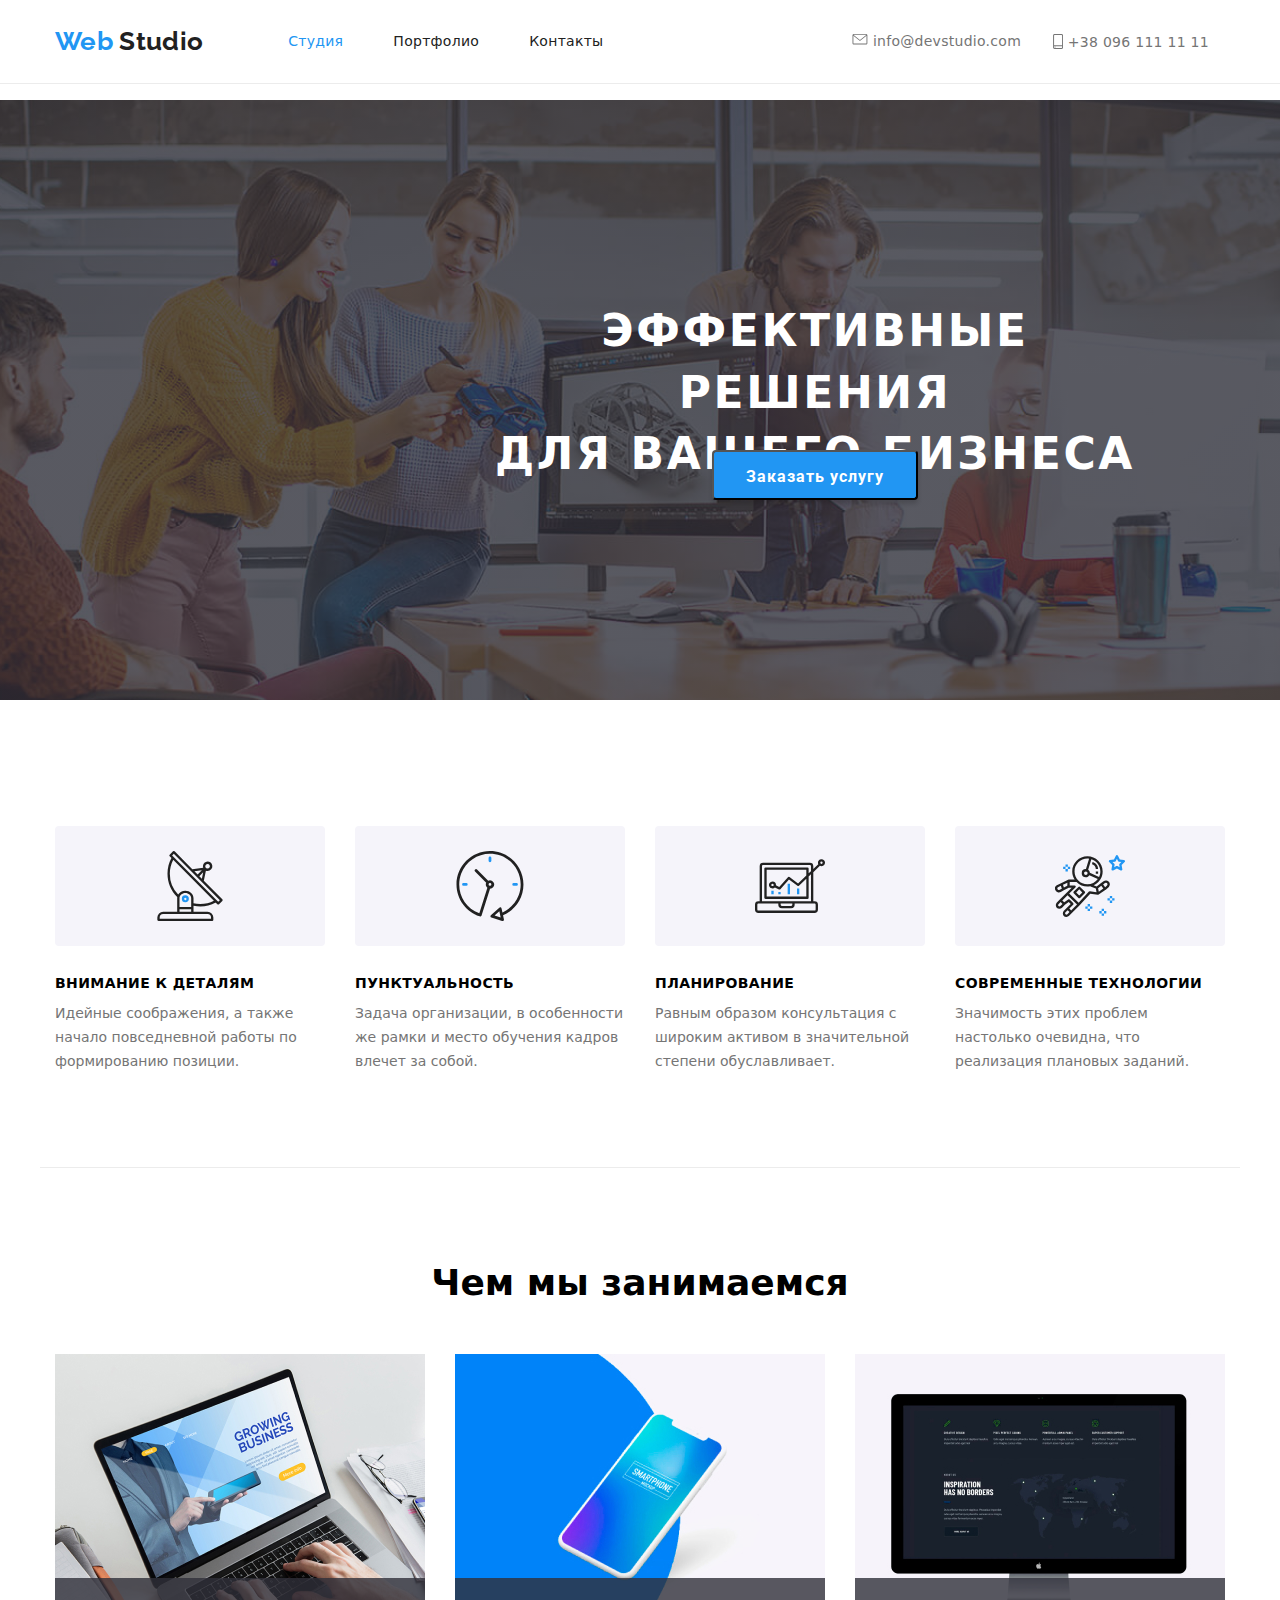
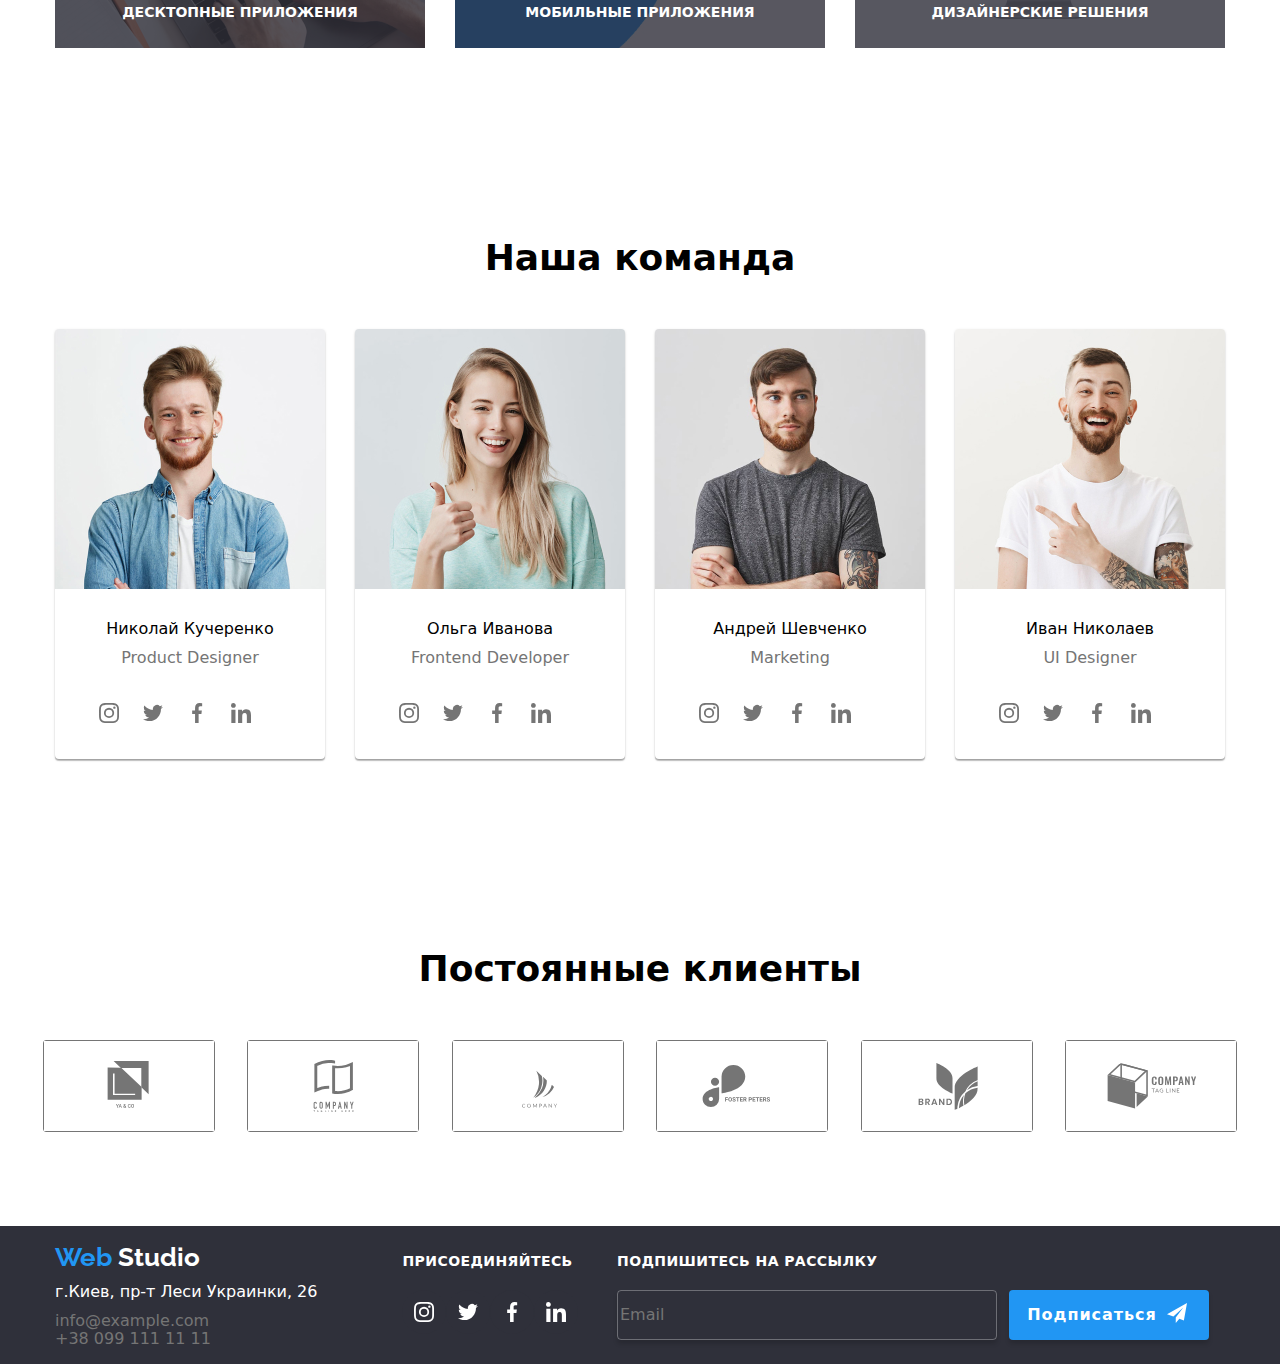
<file: index.html>
<!DOCTYPE html>
<html lang="ru">
  <head>
    <meta charset="UTF-8" />
    <meta name="viewport" content="width=device-width, initial-scale=1.0" />
    <title>Studio</title>
    <link
      href="https://fonts.googleapis.com/css2?family=Raleway:wght@700&family=Roboto:wght@400;500;700;900&display=swap"
      rel="stylesheet"
    />
    <link
      rel="stylesheet"
      href="https://cdnjs.cloudflare.com/ajax/libs/modern-normalize/0.6.0/modern-normalize.min.css"
    />
    <link rel="stylesheet" href="./css/styles.css" />
  </head>
  <body class="page">
    <!-- nav.container(top line) -->
    <header class="header">
      <div class="container">
        <nav class="nav-container">
          <a class="logo" href="./index.html"
            >Web<span class="part-logo"> Studio</span>
          </a>
          <ul class="list">
            <li class="list-item">
              <a class="link link-current" href="./index.html">Студия</a>
            </li>
            <li class="list-item">
              <a class="link" href="./portfolio.html">Портфолио</a>
            </li>
            <li class="list-item">
              <a class="link" href="./blank.html">Контакты</a>
            </li>
          </ul>
        </nav>
        <!-- contacts list -->
        <ul class=" contacts-list">
          <li class="auth-nav">
            <a href="mailto:info@devstudio.com" class="auth-link">
              <svg class="icon"  width="16" height="11.2">
              <use href="./images/sprite.svg#icon-envelope"></use>
              </svg>
              info@devstudio.com</a>
          </li>
          <li class="auth-nav">
            <a href="tel:+38096111111" class="auth-link">
              <svg class="icon phone" width="10" height="15">
              <use href="./images/sprite.svg#icon-smartphone"></use>
              </svg>
              +38 096 111 11 11</a></li>
        </ul>
      </div>
    </header>
    <main>
      <div class="overlay">
        <section class="hero">
          <div class="container">
            <h1 class="title">Эффективные решения <br> для вашего бизнеса</h1>
            <button type="button" class="order-service" data-modal-open>Заказать услугу</button>
          </div>
        </section>
      </div>

      <!-- Our advantages container-->
      <section class="advantages">
        <div class="container">
          <h2 class="label">Список преимуществ</h2>
          <ul class="list">
            <!--Advantage1-->
            <li class="item">
              <div class="icon-container">
                <a href="./blank.html">
                  <svg class="icon" width="70" height="70"  >
                  <use href="./images/sprite.svg#icon-antenna"></use>
                  </svg>
                </a>
              </div>
              <h4 class="title">
                Внимание к деталям
              </h4>
              <p class="paragraph-text">
                <span>
                  Идейные соображения, а также начало повседневной работы по
                  формированию позиции.
                </span>
              </p>
            </li>
            <!--Advantage2-->
            <li class="item">
              <div class="icon-container">
                <a href="./blank.html">
                 <svg class="icon" width="70" height="70">
                  <use href="./images/sprite.svg#icon-clock"></use>
                  </svg>
                </a>
              </div>
              <h4 class="title">
                Пунктуальность
              </h4>
              <p class="paragraph-text">
                <span>
                  Задача организации, в особенности же рамки и место обучения
                  кадров влечет за собой.
                </span>
              </p>
            </li>

            <!--Advantage3-->
            <li class="item">
              <div class="icon-container">
              <a href="./blank.html">
                <svg class="icon" width="70" height="70">
                <use href="./images/sprite.svg#icon-diagram"></use>
                </svg>
              </a>
              </div>
              <h4 class="title">
                Планирование
              </h4>
              <p class="paragraph-text">
                <span>
                  Равным образом консультация с широким активом в значительной
                  степени обуславливает.
                </span>
              </p>
            </li>

            <!--Advantage4-->
            <li class="item">
              <div class="icon-container">
              <a href="./blank.html">
                <svg class="icon" width="70" height="70">
                 <use href="./images/sprite.svg#icon-astronaut"></use>
                </svg>
              </a>
              </div>
              <h4 class="title">
                Современные технологии
              </h4>
              <p class="paragraph-text">
                <span>
                  Значимость этих проблем настолько очевидна, что реализация
                  плановых заданий.
                </span>
              </p>
            </li>
          </ul>
        </div>
      </section>

      <!-- Our duties container-->
      <section class="duties">
        <div class="container">
          <h2 class="title">Чем мы занимаемся</h2>
          <ul class="list">
            <!--Duty1-->
            <li class="item">
              <img src="./images/laptop.jpg" alt="ноутбук" />
              <a href="Десктопные_приложения">
                <h3 class="duties-title">
                  <span class="duties-title-item">Десктопные приложения</span>
                </h3>
              </a>
            </li>

            <!--Duty2-->
            <li class="item">
              <img src="./images/smartphone.jpg" alt="смартфон" />
              <a href="Мобильные_приложения">
                <h3 class="duties-title">
                  <span class="duties-title-item">Мобильные приложения</span>
                </h3>
              </a>
            </li>

            <!--Duty3-->
            <li class="item">
              <img src="./images/PC.jpg" alt="photo" />
              <a href="Дизайнерские_решения">
                <h3 class="duties-title">
                  <span class="duties-title-item">Дизайнерские решения</span>
                </h3>
              </a>
            </li>
          </ul>
        </div>
      </section>

      <!-- Our team container-->
      <section class="employees">
        <h2 class="title">Наша команда</h2>
        <div class="container">
          <ul class="list">
            <li class="item">
              <img src="images/team-1.jpg" alt="photo" />
              <p class="name">Николай Кучеренко</p>
              <p class="description">Product Designer</p>
              <ul class="social-link-list">
                <li class="social-item">
                  <a
                    class="link"
                    aria-label=" https://www.instagram.com/?hl=ru"
                    href="./blank.html"
                    ><svg class="icon" width="20" height="20">
                    <use href="./images/sprite.svg#icon-instagram"></use>
                    </svg>
                  </a>
                </li>
                <li class="social-item">
                  <a
                    class="link"
                    aria-label=" https://www.instagram.com/?hl=ru"
                    href="./blank.html"
                    ><svg class="icon" width="20" height="20">
                    <use href="./images/sprite.svg#icon-twitter"></use>
                    </svg>
                  </a>
                </li>
                <li class="social-item">
                  <a
                    class="link"
                    aria-label=" https://www.instagram.com/?hl=ru"
                    href="./blank.html"
                    ><svg class="icon" width="20" height="20">
                    <use href="./images/sprite.svg#icon-facebook"></use>
                    </svg>
                  </a>
                </li>
                <li class="social-item">
                  <a
                    class="link"
                    aria-label=" https://www.instagram.com/?hl=ru"
                    href="./blank.html"
                    ><svg class="icon" width="20" height="20">
                    <use href="./images/sprite.svg#icon-linkedin"></use>
                    </svg>
                  </a>
                </li>
              </ul>
            </li>
            <li class="item">
              <img src="images/team-2.jpg" alt="photo" />
              <p class="name">Ольга Иванова</p>
              <p class="description">Frontend Developer</p>

              <ul class="social-link-list">
                <li class="social-item">
                  <a class="link" aria-label=" https://www.instagram.com/?hl=ru" href="./blank.html"><svg class="icon" width="20"
                    height="20">
                    <use href="./images/sprite.svg#icon-instagram"></use>
                    </svg>
                  </a>
                </li>
                <li class="social-item">
                  <a class="link" aria-label=" https://www.instagram.com/?hl=ru" href="./blank.html"><svg class="icon" width="20"
                    height="20">
                    <use href="./images/sprite.svg#icon-twitter"></use>
                    </svg>
                  </a>
                </li>
                <li class="social-item">
                  <a class="link" aria-label=" https://www.instagram.com/?hl=ru" href="./blank.html"><svg class="icon" width="20"
                    height="20">
                    <use href="./images/sprite.svg#icon-facebook"></use>
                    </svg>
                  </a>
                </li>
                <li class="social-item">
                  <a class="link" aria-label=" https://www.instagram.com/?hl=ru" href="./blank.html"><svg class="icon" width="20"
                    height="20">
                    <use href="./images/sprite.svg#icon-linkedin"></use>
                    </svg>
                  </a>
                </li>
              </ul>
            </li>
            <li class="item">
              <img src="images/team-3.jpg" alt="photo" width="270" />
              <p class="name">Андрей Шевченко</p>
              <p class="description">Marketing</p>
              <ul class="social-link-list">
                <li class="social-item">
                  <a class="link" aria-label=" https://www.instagram.com/?hl=ru" href="./blank.html"><svg class="icon" width="20"
                    height="20">
                    <use href="./images/sprite.svg#icon-instagram"></use>
                    </svg>
                  </a>
                </li>
                <li class="social-item">
                  <a class="link" aria-label=" https://www.instagram.com/?hl=ru" href="./blank.html"><svg class="icon" width="20"
                    height="20">
                    <use href="./images/sprite.svg#icon-twitter"></use>
                    </svg>
                  </a>
                </li>
                <li class="social-item">
                  <a class="link" aria-label=" https://www.instagram.com/?hl=ru" href="./blank.html"><svg class="icon" width="20"
                    height="20">
                    <use href="./images/sprite.svg#icon-facebook"></use>
                    </svg>
                  </a>
                </li>
                <li class="social-item">
                  <a class="link" aria-label=" https://www.instagram.com/?hl=ru" href="./blank.html"><svg class="icon" width="20"
                    height="20">
                    <use href="./images/sprite.svg#icon-linkedin"></use>
                    </svg>
                  </a>
                </li>
              </ul>
            </li>
            <li class="item">
              <img src="images/team-4.jpg" alt="photo" width="270" />
              <p class="name">Иван Николаев</p>
              <p class="description">UI Designer</p>
              <ul class="social-link-list">
                <li class="social-item">
                  <a class="link" aria-label=" https://www.instagram.com/?hl=ru" href="./blank.html">
                    <svg class="icon" width="20" height="20">
                      <use href="./images/sprite.svg#icon-instagram"></use>
                    </svg>
                  </a>
                </li>
                <li class="social-item">
                  <a class="link" aria-label=" https://www.instagram.com/?hl=ru" href="./blank.html"><svg class="icon" width="20"
                    height="20">
                    <use href="./images/sprite.svg#icon-twitter"></use>
                    </svg>
                  </a>
                </li>
                <li class="social-item">
                  <a class="link" aria-label=" https://www.instagram.com/?hl=ru" href="./blank.html"><svg class="icon" width="20"
                    height="20">
                    <use href="./images/sprite.svg#icon-facebook"></use>
                    </svg>
                  </a>
                </li>
                <li class="social-item">
                  <a class="link" aria-label=" https://www.instagram.com/?hl=ru" href="./blank.html"><svg class="icon" width="20"
                    height="20">
                    <use href="./images/sprite.svg#icon-linkedin"></use>
                    </svg>
                  </a>
                </li>
              </ul>
            </div>
          </li>
        </ul>
      </section>

      <!-- Our customers container-->
      <section class="customers">
        <div class="container">
         <h2 class="title">Постоянные клиенты</h2>
          <ul class="customers-list">
            <li class="item"><a class="customer-link" aria-label="лого" href="./blank.html"> <svg class="icon" width="170"
            height="90">
            <use href="./images/sprite.svg#icon-Client-1"></use></svg></a></li>
            <li class="item"><a class="customer-link" aria-label="лого" href="./blank.html"> <svg class="icon" width="170"
            height="90">
            <use href="./images/sprite.svg#icon-Client-2"></use>
            </svg></a></li>
            <li class="item"><a class="customer-link" aria-label="лого" href="./blank.html"> <svg class="icon" width="170"
            height="90">
            <use href="./images/sprite.svg#icon-Client-3"></use>
            </svg></a></li>
            <li class="item"><a class="customer-link" aria-label="лого" href="./blank.html"> <svg class="icon" width="170"
            height="90">
            <use href="./images/sprite.svg#icon-Client-4"></use>
            </svg></a></li>
            <li class="item"><a class="customer-link" aria-label="лого" href="./blank.html"> <svg class="icon" width="170"
            height="90">
            <use href="./images/sprite.svg#icon-Client-5"></use>
            </svg></a></li>
            <li class="item"><a class="customer-link" aria-label="лого" href="./blank.html"> <svg class="icon" width="170"
            height="90">
            <use href="./images/sprite.svg#icon-Client-6"></use>
            </svg></a></li>
          </ul>
        </div>
      </section>
    </main>
    <footer class="footer">
      <div class="container">
        <div class="left-container">
            <a class="logo" href="./index.html"
              ><span class="part-logo">Web </span
              ><span class="part-logo-footer">Studio</span>
            </a>
            <address class="contacts">
              <p class="address"> г.Киев, пр-т Леси Украинки, 26</p>
              <a class="contact-link" href="mailito:info@devstudio.com">info@example.com</a>
              <a class="contact-link" href="tel:+380991111111">+38 099 111 11 11</a>
            </address>
          </div>
        </section>

        <section class="join">
          <h4 class="join-title">Присоединяйтесь</h4>
          <ul class="join-social-link-list">
            <li class="join-social-item">
              <a class="join-link" aria-label=" https://www.instagram.com/?hl=ru" href="./blank.html">
                <svg class="join-icon" width="20" height="20">
                  <use href="./images/sprite.svg#icon-instagram"></use>
                </svg>
              </a>
            </li>
            <li class="join-social-item">
              <a class="join-link" aria-label="https://twitter.com/?lang=ru" href="./blank.html"><svg class="icon" width="20"
                  height="20">
                  <use href="./images/sprite.svg#icon-twitter"></use>
                </svg>
              </a>
            </li>
            <li class="join-social-item">
              <a class="join-link" aria-label=" https://www.facebook.com/" href="./blank.html"><svg class="icon" width="20"
                  height="20">
                  <use href="./images/sprite.svg#icon-facebook"></use>
                </svg>
              </a>
            </li>
            <li class="join-social-item">
              <a class="join-link" aria-label="https://www.linkedin.com/" href="./blank.html"><svg class="icon" width="20"
                  height="20">
                  <use href="./images/sprite.svg#icon-linkedin"></use>
                </svg>
              </a>
            </li>
          </ul>
        </section>
        <div class="right-container">
          <b class="title">Подпишитесь на рассылку</b>
          <form class="subscribe-form">
            <input class="footer-email" type="email" name="email" placeholder="Email"/>
            <button class="footer-submit" type="submit">
              Подписаться
              <svg class="submit-icon">
                <use href="./images/sprite.svg#icon-icon-send"  width="20"
                  height="20"></use>
              </svg>
            </button>
          </form>

        </div>
      </div>
    </footer>
    <div class="modal-backdrop is-hidden" data-modal>
      <div class="modal-window">
        <button class="modal-close-button" data-modal-close>
          <svg>
            <use href="./images/sprite1.svg#icon-close"></use>
          </svg>
        </button>
        <b class="modal-text">Оставьте свои данные, мы вам перезвоним</b>
        <form class="callback-form" autocomplete="off">
          <ul>
            <li class="input-group">
              <input class="form-input" type="text" name="name" id="name" placeholder="  " />
              <label for="name">
                <svg>
                  <use href="./images/sprite.svg#icon-person-black-18dp-1"></use>
                </svg>
                <span class="field-descriprion">Имя</span>
              </label>
            </li>
            <li class="input-group">
              <input class="form-input" type="tel" name="phone" id="phone" placeholder=" " />
              <label for="phone">
                <svg>
                  <use href="./images/sprite.svg#icon-email-black-18dp-1"></use>
                </svg>
                <span class="field-descriprion">Телефон</span>
              </label>
            </li>
            <li class="input-group">
              <input class="form-input" type="email" name="email" id="email" placeholder=" " />
              <label for="email">
                <svg>
                  <use href="./images/sprite.svg#icon-email-black-18dp-1"></use>
                </svg>
                <span class="field-descriprion">Почта</span>
              </label>
            </li>
            <li class="comments-container">
              <textarea class="comments" name="comments" id="comments" placeholder=" "></textarea>
              <label class="comments-label" for="comments">
                Комментарий
              </label>
            </li>
          </ul>
    
          <input class="checkbox-input" type="checkbox" name="licence-agreement" id="checkbox" />
          <label class="checkbox-label" for="checkbox">
            Соглашаюсь с рассылкой и принимаю
            <a class="licence-agreement" href="https://www.business-in-a-box.com/docs/?q=license-agreement&a=license-agreement&s=google&c=world3&gclid=Cj0KCQjwvIT5BRCqARIsAAwwD-R0j7ovdyV75SxTOTpAK2B4vAJAKfGEO2nvUY2frx72Czja3lRH5B8aApskEALw_wcB">Условия договора</a>
          </label>
          <div class="checkbox-button-container">
            <button class="checkbox-submit-button" type="submit">
              Отправить
            </button>
          </div>
        </form>
      </div>
    </div>
    
    <script src="./js/modal.js"></script>
  </body>
</html>
</file>
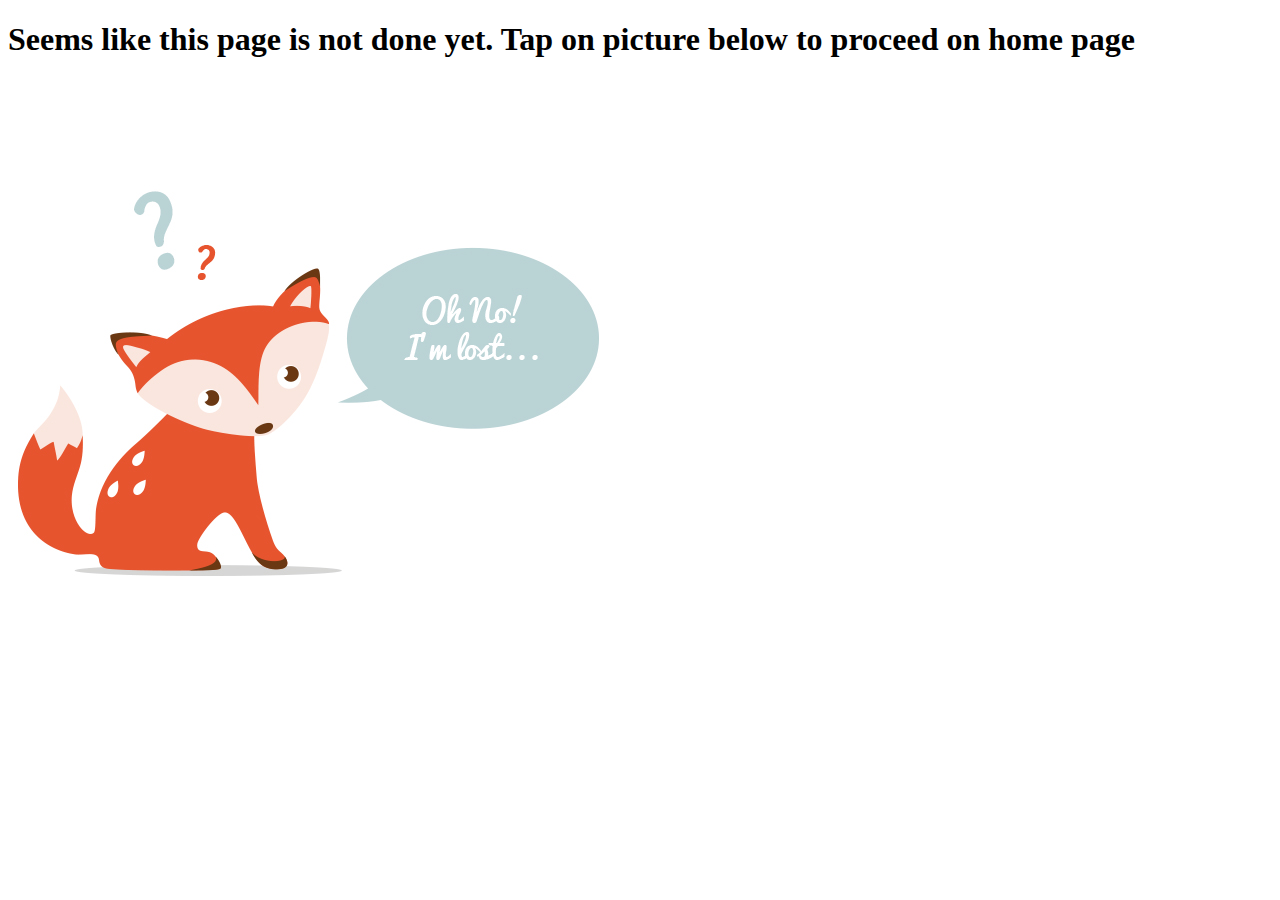
<file: blank.html>
<!DOCTYPE html>
<html lang="en">
  <head>
    <meta charset="UTF-8" />
    <meta name="viewport" content="width=device-width, initial-scale=1.0" />
    <title>Document</title>
  </head>
  <body>
    <section>
      <h1>
        Seems like this page is not done yet. Tap on picture below to proceed on
        home page
      </h1>
      <a href="./studioweb.html"
        ><img
          src="./images/404_page.jpg"
          alt="error 404 tap to return on home page"
      /></a>
    </section>
  </body>
</html>
</file>
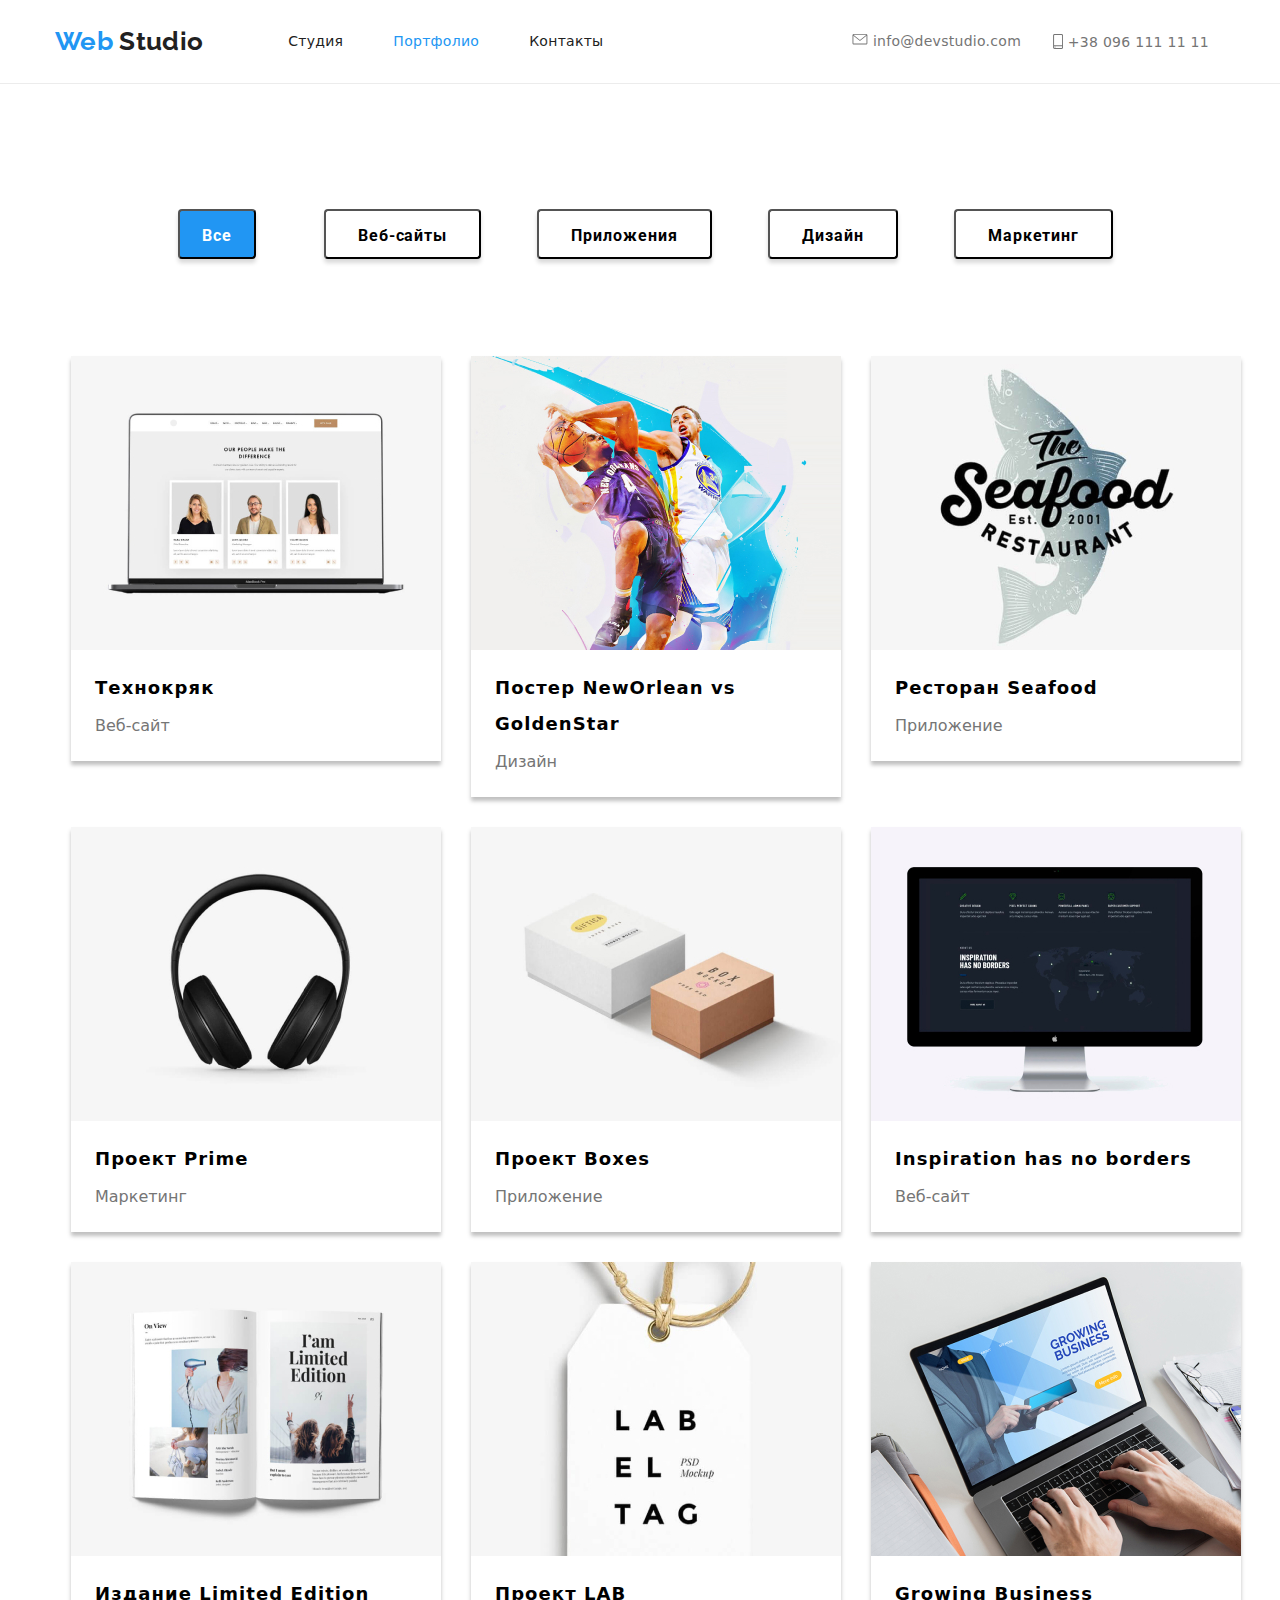
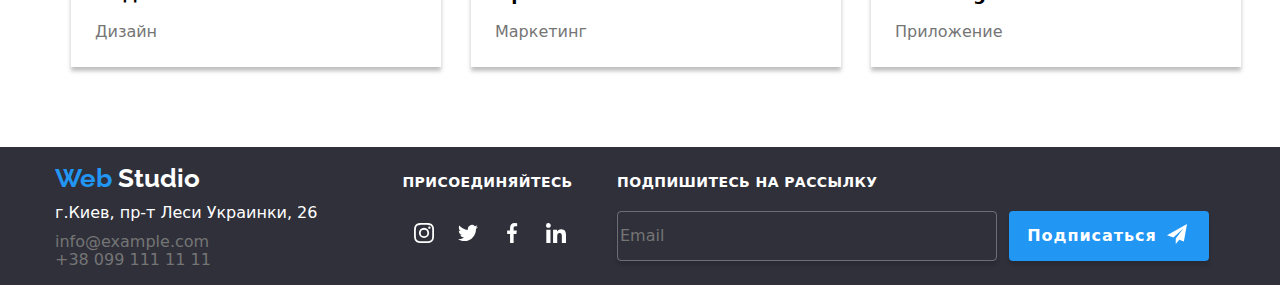
<file: portfolio.html>
<!DOCTYPE html>
<html lang="ru">
  <head>
    <meta charset="UTF-8" />
    <meta name="viewport" content="width=device-width, initial-scale=1.0" />
    <title>Document</title>
    <link
      href="https://fonts.googleapis.com/css2?family=Raleway:wght@700&family=Roboto:wght@400;500;700;900&display=swap"
      rel="stylesheet"
    />
    <link
      rel="stylesheet"
      href="https://cdnjs.cloudflare.com/ajax/libs/modern-normalize/0.6.0/modern-normalize.min.css"
    />
    <link rel="stylesheet" href="./css/styles.css" />
  </head>
  <body class="page">
    <!-- nav.container(top line) -->
    <header class="header">
      <div class="container">
        <nav class="nav-container">
          <a class="logo" href="./index.html">Web<span class="part-logo"> Studio</span>
          </a>
          <ul class="list">
            <li class="list-item">
              <a class="link" href="./index.html">Студия</a>
            </li>
            <li class="list-item">
              <a class="link link-current" href="./portfolio.html">Портфолио</a>
            </li>
            <li class="list-item">
              <a class="link" href="./blank.html">Контакты</a>
            </li>
          </ul>
        </nav>
        <!-- contacts list -->
        <ul class=" contacts-list">
          <li class="auth-nav">
            <a href="mailto:info@devstudio.com" class="auth-link">
              <svg class="icon" width="16" height="11.2">
                <use href="./images/sprite.svg#icon-envelope"></use>
              </svg>
              info@devstudio.com</a>
          </li>
          <li class="auth-nav">
            <a href="tel:+38096111111" class="auth-link">
              <svg class="icon phone" width="10" height="15">
                <use href="./images/sprite.svg#icon-smartphone"></use>
              </svg>
              +38 096 111 11 11</a></li>
        </ul>
      </div>
    </header>
    <main>
      <!-- Features container-->
      <section class="cards">
        <div class="container">
          <div class="button-container">
            <h1 class="label">Примеры работ</h1>
            <ul class="buttons-list">
              <li class="button-item">
                <button type="button" class="all-services">Все</button>
              </li>
              <li class="button-item">
                <button type="button-primary" class="service">
                  Веб-сайты
                </button>
              </li>
              <li class="button-item">
                <button type="button-primary" class="service">
                  Приложения
                </button>
              </li>
              <li class="button-item">
                <button type="button-primary" class="service">Дизайн</button>
              </li>
              <li class="button-item">
                <button type="button-primary" class="service">
                  Маркетинг
                </button>
              </li>
            </ul>
          </div>
          <!-- <h2>Контент</h2> -->
          <div class="features-container">
            <ul class="features-list">
              <div class="feature-thumb">
                <li class="item">
                  <a class="link" href="./blank.html"></a
                  ><img
                  class="link-img"
                  src="./images/poster1.jpg"
                  alt="photo"/>
                  <div class="feature-overlay">
                    <p class="feature-description">
                      Технокряк это современная площадка распространения коронавируса.
                      Компании используют эту платформу для цифрового шпионажа и атак на
                      защищённые сервера конкурентов.
                    </p>
                  </div>
                  <ul class="features">
                    <li><h3 class="features-title">Технокряк</h3></li>
                    <li><p class="feature-type">Веб-сайт</p></li>
                  </ul>
                </li>
              </div>
              <div class="feature-thumb">
                <li class="item">
                  <a class="link" href="./blank.html"></a><img class="link-img" src="./images/poster2.jpg" alt="photo" />
                  <div class="feature-overlay">
                    <p class="feature-description">
                      Технокряк это современная площадка распространения коронавируса.
                      Компании используют эту платформу для цифрового шпионажа и атак на
                      защищённые сервера конкурентов.
                    </p>
                  </div>
                  <ul class="features">
                    <li>
                      <h3 class="features-title">Постер NewOrlean vs GoldenStar</h3>
                    </li>
                    <li>
                      <p class="feature-type">Дизайн</p>
                    </li>
                  </ul>
                </li>
              </div>
              <div class="feature-thumb">
                <li class="item">
                  <a class="link" href="./blank.html"></a><img class="link-img" src="./images/poster3.jpg" alt="photo" />
                  <div class="feature-overlay">
                    <p class="feature-description">
                      Технокряк это современная площадка распространения коронавируса.
                      Компании используют эту платформу для цифрового шпионажа и атак на
                      защищённые сервера конкурентов.
                    </p>
                  </div>
                  <ul class="features">
                    <li>
                      <h3 class="features-title">Ресторан Seafood</h3>
                    </li>
                    <li>
                      <p class="feature-type">Приложение</p>
                    </li>
                  </ul>
                </li>
              </div>
              <div class="feature-thumb">
                <li class="item">
                  <a class="link" href="./blank.html"></a><img class="link-img" src="./images/poster4.jpg" alt="photo" />
                  <div class="feature-overlay">
                    <p class="feature-description">
                      Технокряк это современная площадка распространения коронавируса.
                      Компании используют эту платформу для цифрового шпионажа и атак на
                      защищённые сервера конкурентов.
                    </p>
                  </div>
                  <ul class="features">
                    <li>
                      <h3 class="features-title">Проект Prime</h3>
                    </li>
                    <li>
                      <p class="feature-type">Маркетинг</p>
                    </li>
                  </ul>
                </li>
              </div>
              <div class="feature-thumb">
                <li class="item">
                  <a class="link" href="./blank.html"></a><img class="link-img" src="./images/poster5.jpg" alt="photo" />
                  <div class="feature-overlay">
                    <p class="feature-description">
                      Технокряк это современная площадка распространения коронавируса.
                      Компании используют эту платформу для цифрового шпионажа и атак на
                      защищённые сервера конкурентов.
                    </p>
                  </div>
                  <ul class="features">
                    <li>
                      <h3 class="features-title">Проект Boxes</h3>
                    </li>
                    <li>
                      <p class="feature-type">Приложение</p>
                    </li>
                  </ul>
                </li>
              </div>
              <div class="feature-thumb">
                <li class="item">
                  <a class="link" href="./blank.html"></a><img class="link-img" src="./images/poster6.jpg" alt="photo" />
                  <div class="feature-overlay">
                    <p class="feature-description">
                      Технокряк это современная площадка распространения коронавируса.
                      Компании используют эту платформу для цифрового шпионажа и атак на
                      защищённые сервера конкурентов.
                    </p>
                  </div>
                  <ul class="features">
                    <li>
                      <h3 class="features-title">Inspiration has no borders</h3>
                    </li>
                    <li>
                      <p class="feature-type">Веб-сайт</p>
                    </li>
                  </ul>
                </li>
              </div>
              <div class="feature-thumb">
                <li class="item">
                  <a class="link" href="./blank.html"></a><img class="link-img" src="./images/poster7.jpg" alt="photo" />
                  <div class="feature-overlay">
                    <p class="feature-description">
                      Технокряк это современная площадка распространения коронавируса.
                      Компании используют эту платформу для цифрового шпионажа и атак на
                      защищённые сервера конкурентов.
                    </p>
                  </div>
                  <ul class="features">
                    <li>
                      <h3 class="features-title">Издание Limited Edition</h3>
                    </li>
                    <li>
                      <p class="feature-type">Дизайн</p>
                    </li>
                  </ul>
                </li>
              </div>
              <div class="feature-thumb">
                <li class="item">
                  <a class="link" href="./blank.html"></a><img class="link-img" src="./images/poster8.jpg" alt="photo" />
                  <div class="feature-overlay">
                    <p class="feature-description">
                      Технокряк это современная площадка распространения коронавируса.
                      Компании используют эту платформу для цифрового шпионажа и атак на
                      защищённые сервера конкурентов.
                    </p>
                  </div>
                  <ul class="features">
                    <li>
                      <h3 class="features-title">Проект LAB</h3>
                    </li>
                    <li>
                      <p class="feature-type">Маркетинг</p>
                    </li>
                  </ul>
                </li>
              </div>
              <div class="feature-thumb">
                <li class="item">
                  <a class="link" href="./blank.html"></a><img class="link-img" src="./images/poster9.jpg" alt="photo" />
                  <div class="feature-overlay">
                    <p class="feature-description">
                      Технокряк это современная площадка распространения коронавируса.
                      Компании используют эту платформу для цифрового шпионажа и атак на
                      защищённые сервера конкурентов.
                    </p>
                  </div>
                  <ul class="features">
                    <li>
                      <h3 class="features-title">Growing Business</h3>
                    </li>
                    <li>
                      <p class="feature-type">Приложение</p>
                    </li>
                  </ul>
                </li>
              </div>
            </ul>
          </div>
       </div>
      </section>
    </main>
    <footer class="footer">
      <div class="container">
        <div class="left-container">
          <a class="logo" href="./index.html"><span class="part-logo">Web </span><span
              class="part-logo-footer">Studio</span>
          </a>
          <address class="contacts">
            <p class="address"> г.Киев, пр-т Леси Украинки, 26</p>
            <a class="contact-link" href="mailito:info@devstudio.com">info@example.com</a>
            <a class="contact-link" href="tel:+380991111111">+38 099 111 11 11</a>
          </address>
        </div>
        </section>
    
        <section class="join">
          <h4 class="join-title">Присоединяйтесь</h4>
          <ul class="join-social-link-list">
            <li class="join-social-item">
              <a class="join-link" aria-label=" https://www.instagram.com/?hl=ru" href="./blank.html">
                <svg class="join-icon" width="20" height="20">
                  <use href="./images/sprite.svg#icon-instagram"></use>
                </svg>
              </a>
            </li>
            <li class="join-social-item">
              <a class="join-link" aria-label="https://twitter.com/?lang=ru" href="./blank.html"><svg class="icon"
                  width="20" height="20">
                  <use href="./images/sprite.svg#icon-twitter"></use>
                </svg>
              </a>
            </li>
            <li class="join-social-item">
              <a class="join-link" aria-label=" https://www.facebook.com/" href="./blank.html"><svg class="icon" width="20"
                  height="20">
                  <use href="./images/sprite.svg#icon-facebook"></use>
                </svg>
              </a>
            </li>
            <li class="join-social-item">
              <a class="join-link" aria-label="https://www.linkedin.com/" href="./blank.html"><svg class="icon" width="20"
                  height="20">
                  <use href="./images/sprite.svg#icon-linkedin"></use>
                </svg>
              </a>
            </li>
          </ul>
        </section>
        <div class="right-container">
          <b class="title">Подпишитесь на рассылку</b>
          <form class="subscribe-form">
            <input class="footer-email" type="email" name="email" placeholder="Email" />
            <button class="footer-submit" type="submit">
              Подписаться
              <svg class="submit-icon">
                <use href="./images/sprite.svg#icon-icon-send" width="20" height="20"></use>
              </svg>
            </button>
          </form>
    
        </div>
      </div>
    </footer>
  </body>
</html>
</file>
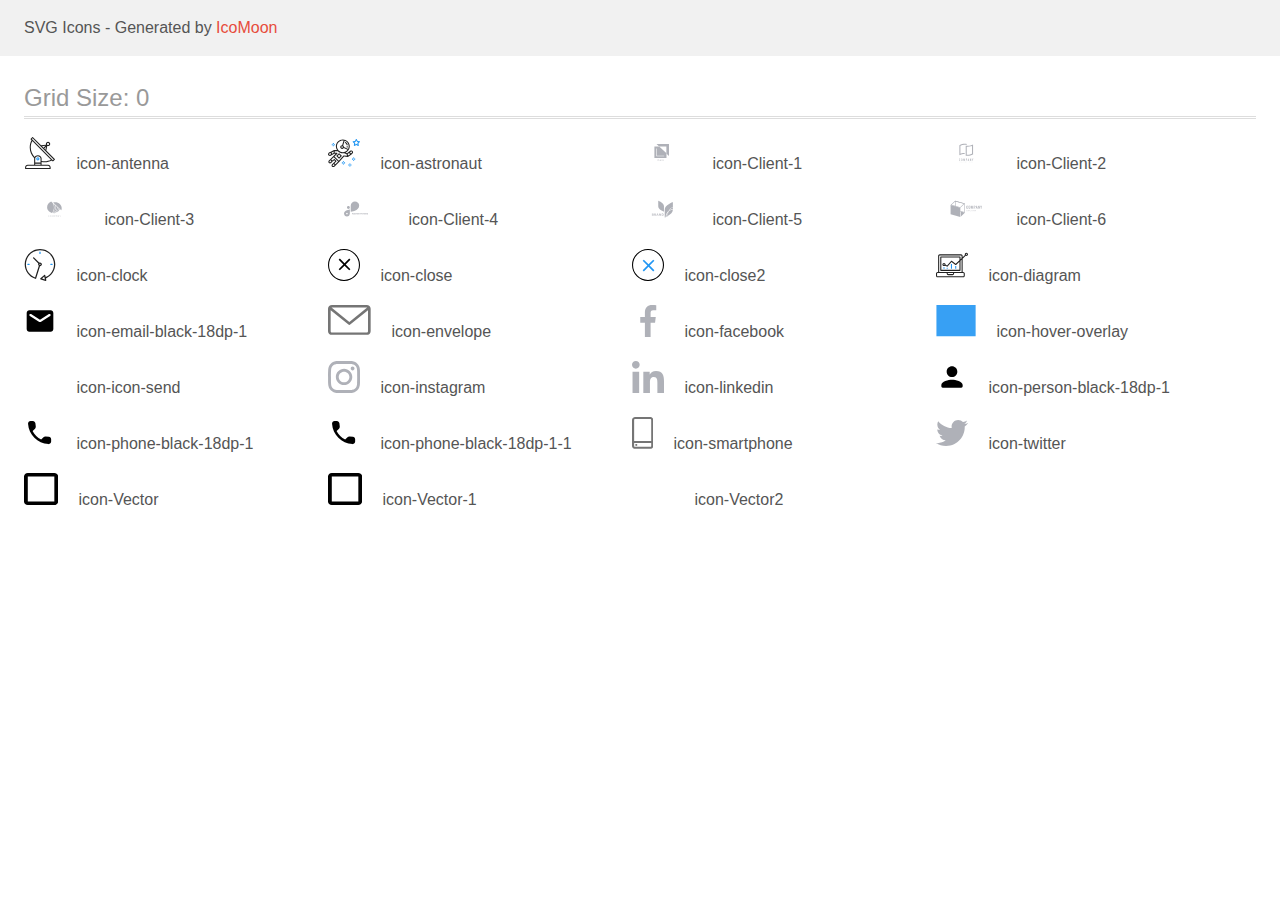
<file: images/icomoon (1)/demo.html>
<!doctype html>
<html>
<head>
    <title>IcoMoon - SVG Icons</title>
    <meta charset="utf-8">
    <meta name="viewport" content="width=device-width, initial-scale=1">
    <link rel="stylesheet" href="demo-files/demo.css">
    <link rel="stylesheet" href="style.css">
</head>
<body>
<svg aria-hidden="true" style="position: absolute; width: 0; height: 0; overflow: hidden;" version="1.1" xmlns="http://www.w3.org/2000/svg" xmlns:xlink="http://www.w3.org/1999/xlink">
<defs>
<symbol id="icon-antenna" viewBox="0 0 32 32">
<path fill="#212121" style="fill: var(--color1, #212121)" d="M30.773 22.098l-8.443-8.505 0.937-4.616c0.225 0.090 0.485 0.144 0.758 0.146h0.007c0.008 0 0.017 0 0.026 0 1.192 0 2.159-0.967 2.159-2.159s-0.967-2.159-2.159-2.159c-1.192 0-2.159 0.967-2.159 2.159 0 0.259 0.046 0.508 0.13 0.739l-0.005-0.015-4.96 0.606-8.091-8.133c-0.096-0.098-0.229-0.159-0.376-0.16v0c-0.146 0.001-0.278 0.060-0.373 0.155v0l-1.512 1.504c-0.096 0.097-0.156 0.23-0.156 0.377s0.060 0.281 0.156 0.377v0l0.814 0.825c-1.143 2.062-1.816 4.522-1.816 7.139 0 4.106 1.656 7.824 4.336 10.525l-0.001-0.001c0.043 0.041 0.092 0.074 0.146 0.097-0.032 0.164-0.051 0.353-0.052 0.546v6.188h-6.4c-1.472 0.001-2.666 1.194-2.667 2.666v1.067c0 0.295 0.239 0.534 0.534 0.534h24.534c0.294 0 0.533-0.239 0.533-0.534v-1.067c-0.002-1.472-1.195-2.665-2.666-2.666h-6.4v-2.742c1.003 0.21 2.024 0.317 3.049 0.32 2.58-0.003 5.005-0.663 7.117-1.822l-0.077 0.039 0.818 0.823c0.099 0.101 0.235 0.159 0.376 0.16 0.14-0.001 0.274-0.057 0.373-0.155l1.512-1.504c0.096-0.097 0.156-0.23 0.156-0.377s-0.060-0.281-0.156-0.377v0zM23.28 6.233c0.193-0.192 0.459-0.31 0.752-0.31 0.589 0 1.067 0.478 1.067 1.066s-0.477 1.066-1.067 1.066c0 0 0 0 0 0h-0.004c-0.587-0.003-1.061-0.479-1.061-1.066 0-0.295 0.12-0.563 0.314-0.756v0h-0.002zM22.024 9.737l-0.598 2.946-1.175-1.183 1.774-1.763zM21.419 8.835l-1.92 1.909-1.486-1.493 3.406-0.416zM24.004 28.8c0.884 0 1.6 0.716 1.6 1.6v0 0.534h-23.466v-0.534c0-0.884 0.716-1.6 1.6-1.6v0h20.267zM16.538 26.666v1.067h-5.334v-1.067h5.334zM11.204 25.6v-4.053c0-1.294 1.196-2.346 2.667-2.346s2.667 1.053 2.667 2.346v4.053h-5.334zM17.604 23.904v-2.357c0-1.882-1.675-3.413-3.733-3.413-0.017 0-0.038 0-0.058 0-1.353 0-2.54 0.707-3.213 1.771l-0.009 0.016c-2.36-2.482-3.812-5.846-3.812-9.55 0-2.314 0.567-4.496 1.569-6.414l-0.036 0.077 18.602 18.709c-1.823 0.947-3.979 1.502-6.266 1.502-1.079 0-2.128-0.124-3.136-0.357l0.093 0.018zM28.893 23.22l-21.057-21.181 0.754-0.752 7.935 7.98c0.004 0 0.006 0.007 0.010 0.010l13.114 13.191-0.757 0.752z"></path>
<path fill="#2196f3" style="fill: var(--color2, #2196f3)" d="M13.876 20.267h-0.005c-0.001 0-0.002 0-0.002 0-0.884 0-1.6 0.716-1.6 1.6s0.715 1.599 1.597 1.6h0.005c0.001 0 0.001 0 0.002 0 0.884 0 1.6-0.716 1.6-1.6s-0.715-1.599-1.598-1.6v0zM14.249 22.245c-0.096 0.096-0.229 0.155-0.376 0.155-0.294 0-0.533-0.239-0.533-0.533s0.237-0.532 0.531-0.533v0c0.293 0.001 0.531 0.239 0.531 0.533 0 0.148-0.060 0.282-0.157 0.378v0h0.005z"></path>
</symbol>
<symbol id="icon-astronaut" viewBox="0 0 32 32">
<path fill="#2196f3" style="fill: var(--color2, #2196f3)" d="M31.974 4.524c-0.064-0.191-0.227-0.332-0.427-0.362h-0.003l-1.91-0.278-0.855-1.731c-0.179-0.365-0.777-0.365-0.956 0l-0.855 1.731-1.911 0.278c-0.26 0.039-0.457 0.26-0.457 0.528 0 0.15 0.062 0.285 0.161 0.382l1.383 1.348-0.326 1.903c-0.034 0.2 0.048 0.402 0.212 0.522 0.087 0.064 0.195 0.102 0.313 0.102 0.091 0 0.177-0.023 0.252-0.064l-0.003 0.001 1.708-0.899 1.709 0.899c0.072 0.038 0.157 0.061 0.247 0.061 0.295 0 0.534-0.239 0.534-0.534 0-0.031-0.003-0.062-0.008-0.092v0.003l-0.326-1.903 1.383-1.348c0.099-0.097 0.16-0.232 0.16-0.382 0-0.059-0.010-0.116-0.027-0.169l0.001 0.004zM29.511 5.851c-0.125 0.122-0.183 0.299-0.153 0.472l0.191 1.114-1.001-0.526c-0.072-0.039-0.158-0.061-0.248-0.061s-0.176 0.023-0.251 0.063l0.003-0.001-1.001 0.526 0.192-1.114c0.005-0.027 0.008-0.058 0.008-0.090 0-0.15-0.062-0.285-0.161-0.382l-0.811-0.789 1.119-0.163c0.174-0.025 0.324-0.134 0.402-0.292l0.5-1.013 0.501 1.013c0.078 0.158 0.228 0.267 0.402 0.292l1.119 0.162-0.809 0.79zM26.134 20.522h-1.067v1.067h1.067v-1.067zM26.134 22.656h-1.067v1.066h1.067v-1.066zM27.2 21.589h-1.067v1.067h1.067v-1.067zM25.067 21.589h-1.067v1.067h1.067v-1.067zM22.4 26.389h-1.067v1.067h1.067v-1.067zM22.4 28.523h-1.067v1.067h1.067v-1.067zM23.466 27.456h-1.067v1.067h1.067v-1.067zM21.334 27.456h-1.067v1.067h1.067v-1.067zM16 24.256h-1.067v1.067h1.067v-1.067zM16 26.389h-1.067v1.067h1.067v-1.067zM17.067 25.322h-1.067v1.067h1.067v-1.067zM14.933 25.322h-1.066v1.067h1.066v-1.067zM5.867 6.122h-1.067v1.066h1.067v-1.066zM5.867 8.256h-1.067v1.066h1.067v-1.066zM6.933 7.189h-1.067v1.067h1.066v-1.067zM4.8 7.189h-1.067v1.067h1.067v-1.067z"></path>
<path fill="#212121" style="fill: var(--color1, #212121)" d="M24.715 14.16c-0.28-0.376-0.698-0.636-1.179-0.703l-0.009-0.001c-0.076-0.012-0.164-0.018-0.254-0.018-0.411 0-0.789 0.139-1.090 0.373l0.004-0.003-1.253 0.96-1.898 1.417-1.358-0.541c2.421-1.086 4.113-3.508 4.113-6.32 0-3.823-3.122-6.934-6.961-6.934s-6.961 3.11-6.961 6.934c0 1.386 0.415 2.674 1.12 3.759l-2.768-0.024c-0.009 0-0.016 0.005-0.023 0.005-0.056 0.003-0.11 0.014-0.159 0.033l0.004-0.001c-0.013 0.005-0.026 0.007-0.038 0.013-0.006 0.003-0.013 0.003-0.019 0.006l-3.233 1.596c0 0-0.001 0-0.001 0.001l-1.893 0.91c-0.024 0.011-0.045 0.023-0.064 0.036l0.001-0.001c-0.482 0.324-0.795 0.867-0.795 1.483 0 0.297 0.073 0.577 0.201 0.823l-0.005-0.010c0.22 0.424 0.592 0.742 1.043 0.885l0.013 0.003c0.161 0.053 0.345 0.083 0.537 0.083 0.308 0 0.598-0.078 0.851-0.216l-0.009 0.005 1.388-0.738 2.264-1.169 1.357-0.008-5.442 5.415c0 0.001-0.001 0.001-0.001 0.001l-1.339 1.333c-0.303 0.299-0.49 0.714-0.49 1.173 0 0.002 0 0.004 0 0.005v0c0 0.445 0.174 0.863 0.49 1.178 0.301 0.3 0.717 0.485 1.176 0.485 0.001 0 0.002 0 0.004 0v0c0.428 0 0.854-0.162 1.18-0.485l1.314-1.309 1.741-1.3 0.901 0.897-3.102 3.088c-0.303 0.299-0.491 0.714-0.491 1.173 0 0.001 0 0.003 0 0.004v0c0 0.445 0.174 0.864 0.49 1.179 0.302 0.3 0.717 0.485 1.176 0.485 0.001 0 0.002 0 0.003 0v0c0.427 0 0.855-0.162 1.18-0.485l4.488-4.472c0.007-0.006 0.016-0.009 0.022-0.016l5.166-5.658 3.471 0.494c0.025 0.004 0.050 0.006 0.075 0.006 0.065 0 0.127-0.016 0.187-0.038 0.018-0.006 0.033-0.015 0.050-0.023 0.019-0.010 0.039-0.015 0.058-0.027l3.213-2.133c0.012-0.008 0.018-0.021 0.029-0.030 0.013-0.010 0.029-0.014 0.041-0.026l1.271-1.191c0.348-0.326 0.564-0.787 0.564-1.3 0-0.4-0.132-0.769-0.355-1.067l0.003 0.005zM2.13 17.77c-0.173 0.093-0.37 0.112-0.558 0.052-0.294-0.093-0.504-0.364-0.504-0.683 0-0.236 0.114-0.445 0.29-0.575l0.002-0.001 1.314-0.632 0.449 1.313-0.992 0.527zM5.627 15.942l-1.548 0.8-0.255-0.746-0.184-0.537 2.027-1.001-0.040 1.484zM20.727 9.322c0 0.918-0.219 1.785-0.599 2.56l-4.181-1.899c-0.044-0.575-0.342-1.072-0.782-1.384l-0.006-0.004 1.463-4.861c2.378 0.756 4.105 2.974 4.105 5.588zM8.938 9.322c0-3.235 2.644-5.867 5.894-5.867 0.253 0 0.5 0.022 0.745 0.053l-1.432 4.753c-0.019 0-0.037-0.006-0.057-0.006 0 0-0.001 0-0.001 0-1.032 0-1.869 0.835-1.872 1.867v0c0.003 1.031 0.84 1.867 1.872 1.867 0 0 0.001 0 0.001 0v0c0.695 0 1.295-0.383 1.618-0.944l3.863 1.755c-1.075 1.446-2.795 2.389-4.737 2.389-3.25 0-5.894-2.632-5.894-5.867zM14.895 10.122c-0.003 0.442-0.362 0.8-0.805 0.8-0.001 0-0.001 0-0.002 0v0c0 0-0.001 0-0.001 0-0.443 0-0.802-0.358-0.804-0.8v0c0-0.441 0.361-0.8 0.806-0.8s0.806 0.359 0.806 0.8zM2.464 25.146c-0.11 0.109-0.261 0.176-0.428 0.176s-0.317-0.067-0.427-0.175v0c-0.109-0.108-0.176-0.257-0.176-0.422s0.067-0.314 0.176-0.422v0l0.962-0.959 0.852 0.848-0.959 0.955zM5.678 28.88c-0.11 0.109-0.261 0.176-0.428 0.176s-0.317-0.067-0.427-0.175v0c-0.109-0.108-0.176-0.257-0.176-0.422s0.067-0.314 0.176-0.422v0l0.963-0.959 0.852 0.848-0.96 0.955zM9.16 25.411l-0.001 0.001-1.765 1.76-0.852-0.848 1.765-1.757c0.040-0.040 0.065-0.088 0.090-0.136 0.007-0.014 0.020-0.026 0.026-0.040 0.016-0.041 0.019-0.085 0.026-0.128 0.003-0.025 0.014-0.048 0.014-0.073 0-0.036-0.013-0.070-0.020-0.106-0.006-0.032-0.006-0.064-0.019-0.096-0.025-0.053-0.055-0.098-0.092-0.138v0c-0.010-0.012-0.014-0.027-0.025-0.038h-0.001s0-0.001-0.001-0.002l-1.607-1.6c-0.017-0.017-0.039-0.024-0.058-0.038-0.025-0.021-0.054-0.040-0.084-0.057l-0.003-0.001c-0.027-0.012-0.058-0.023-0.090-0.031l-0.003-0.001c-0.030-0.009-0.065-0.017-0.101-0.020h-0.002c-0.007 0-0.015-0.001-0.023-0.001-0.026 0-0.051 0.002-0.075 0.005h0.003c-0.036 0.005-0.069 0.009-0.104 0.021-0.036 0.013-0.068 0.028-0.097 0.046l0.002-0.001c-0.020 0.011-0.042 0.015-0.061 0.029l-1.773 1.324-0.901-0.897 2.399-2.386 4.361 4.289-0.928 0.919zM15.979 18.394c-0.015-0.002-0.030 0.004-0.045 0.003-0.008 0-0.017-0.001-0.026-0.001-0.031 0-0.062 0.003-0.092 0.008h0.003c-0.070 0.011-0.132 0.035-0.187 0.070l0.002-0.001c-0.031 0.019-0.058 0.039-0.083 0.062v0c-0.013 0.011-0.028 0.016-0.040 0.029l-4.698 5.146-4.328-4.256 2.833-2.818c0.096-0.097 0.156-0.23 0.156-0.377 0-0.295-0.239-0.534-0.534-0.534-0.001 0-0.001 0-0.002 0v0l-2.219 0.013 0.028-1.607 3.104 0.027c1.264 1.297 3.027 2.101 4.978 2.101 0.001 0 0.002 0 0.003 0v0c0.438 0 0.864-0.046 1.28-0.122 0.040 0.032 0.080 0.064 0.129 0.085l2.41 0.96 0.152 0.759 0.178 0.885-3.003-0.427zM20.020 18.572l-0.313-1.558 1.446-1.080 0.946 1.257-2.080 1.381zM23.774 15.741l-0.838 0.785-0.931-1.237 0.831-0.637c0.155-0.119 0.351-0.168 0.543-0.143 0.193 0.027 0.364 0.128 0.48 0.284 0.088 0.117 0.141 0.265 0.141 0.426 0 0.206-0.087 0.391-0.226 0.521v0z"></path>
<path fill="#212121" style="fill: var(--color1, #212121)" d="M13.602 18.544l-2.143-2.134c-0.096-0.096-0.229-0.155-0.376-0.155s-0.28 0.059-0.376 0.155l-2.143 2.133c-0.097 0.097-0.156 0.23-0.156 0.378s0.060 0.281 0.156 0.378v0l2.143 2.134c0.096 0.096 0.229 0.156 0.376 0.156s0.28-0.059 0.376-0.156v0l2.143-2.134c0.097-0.097 0.157-0.23 0.157-0.378s-0.060-0.281-0.157-0.378v0zM11.083 20.303l-1.387-1.381 1.386-1.381 1.387 1.381-1.387 1.381zM17.164 5.071l-0.258 1.036c0.071 0.018 1.738 0.452 1.738 2.149h1.067c0-2.017-1.666-2.965-2.547-3.184zM19.711 9.322h-1.067v1.066h1.067v-1.066z"></path>
</symbol>
<symbol id="icon-Client-1" viewBox="0 0 60 32">
<path fill="#afb1b8" style="fill: var(--color3, #afb1b8)" d="M24.533 7.111l2.598 2.46h7.248v6.862l2.598 2.46v-11.781h-12.444z"></path>
<path fill="#afb1b8" style="fill: var(--color3, #afb1b8)" d="M22.4 9.467v11.444h12.089v-4.549l-7.281-6.893-4.808-0.003zM32.186 19.238h-7.873v-7.697h0.556v7.176h7.317v0.521zM25.881 23.034l0.291-0.599h0.243l-0.424 0.799v0.465h-0.22v-0.465l-0.424-0.798h0.244l0.291 0.599zM27.129 23.405h-0.489l-0.102 0.294h-0.228l0.477-1.264h0.197l0.478 1.264h-0.229l-0.103-0.294zM26.701 23.228h0.366l-0.183-0.524-0.183 0.524zM27.995 23.358c0-0.058 0.016-0.112 0.048-0.16s0.095-0.107 0.188-0.175c-0.039-0.046-0.073-0.098-0.101-0.153l-0.002-0.005c-0.017-0.037-0.028-0.080-0.029-0.126v0c0-0.099 0.030-0.177 0.090-0.235s0.141-0.087 0.243-0.087c0.092 0 0.167 0.027 0.226 0.082s0.089 0.121 0.089 0.201c0 0 0 0.001 0 0.002 0 0.053-0.015 0.103-0.041 0.145l0.001-0.001c-0.035 0.053-0.079 0.096-0.13 0.131l-0.002 0.001-0.086 0.063 0.244 0.288c0.035-0.069 0.053-0.146 0.053-0.231h0.183c0 0.155-0.037 0.283-0.11 0.383l0.186 0.22h-0.245l-0.071-0.084c-0.086 0.064-0.193 0.102-0.31 0.102-0.005 0-0.009 0-0.014 0h0.001c-0.125 0-0.225-0.033-0.3-0.099-0.069-0.061-0.112-0.15-0.112-0.249 0-0.004 0-0.008 0-0.012v0.001zM28.413 23.548c0.071 0 0.138-0.024 0.199-0.071l-0.276-0.326-0.027 0.019c-0.069 0.053-0.104 0.113-0.104 0.181 0 0.058 0.019 0.106 0.057 0.142 0.037 0.034 0.086 0.055 0.141 0.055 0.004 0 0.007 0 0.011 0v0zM28.297 22.734c0 0.049 0.030 0.11 0.090 0.183l0.096-0.066 0.027-0.022c0.033-0.029 0.054-0.071 0.054-0.118 0-0.002 0-0.003 0-0.005v0c0 0 0-0.001 0-0.001 0-0.033-0.014-0.063-0.037-0.083v0c-0.023-0.022-0.055-0.036-0.090-0.036-0.002 0-0.003 0-0.005 0v0c-0.002 0-0.004 0-0.005 0-0.037 0-0.070 0.016-0.093 0.042v0c-0.023 0.027-0.037 0.062-0.037 0.1 0 0.002 0 0.004 0 0.006v0zM30.593 23.288c-0.013 0.135-0.063 0.24-0.149 0.316s-0.202 0.113-0.346 0.113c-0.101 0-0.189-0.024-0.267-0.071-0.077-0.050-0.138-0.119-0.176-0.201l-0.001-0.003c-0.041-0.089-0.065-0.193-0.065-0.302 0-0.002 0-0.003 0-0.005v0-0.118c0-0.119 0.021-0.224 0.063-0.315s0.103-0.161 0.181-0.21c0.075-0.047 0.167-0.074 0.264-0.074 0.004 0 0.007 0 0.011 0h-0.001c0.139 0 0.252 0.038 0.337 0.114s0.134 0.183 0.148 0.321h-0.219c-0.011-0.091-0.037-0.156-0.080-0.196s-0.105-0.061-0.187-0.061c-0.095 0-0.169 0.035-0.22 0.105s-0.077 0.172-0.078 0.306v0.112c0 0.137 0.025 0.241 0.073 0.313s0.121 0.108 0.215 0.108c0.086 0 0.151-0.020 0.195-0.058s0.071-0.103 0.082-0.193h0.219zM31.799 23.1c0 0.124-0.021 0.233-0.064 0.326-0.040 0.090-0.103 0.163-0.182 0.214l-0.002 0.001c-0.079 0.050-0.171 0.075-0.274 0.075-0.102 0-0.194-0.025-0.274-0.075-0.081-0.052-0.145-0.125-0.185-0.211l-0.001-0.003c-0.042-0.091-0.066-0.197-0.066-0.308 0-0.004 0-0.008 0-0.012v0.001-0.071c0-0.123 0.021-0.232 0.065-0.326s0.106-0.166 0.185-0.216c0.080-0.050 0.171-0.076 0.274-0.076s0.194 0.025 0.273 0.075c0.080 0.049 0.141 0.121 0.185 0.213s0.065 0.201 0.066 0.324v0.070zM31.579 23.034c0-0.14-0.027-0.247-0.080-0.322-0.047-0.068-0.125-0.112-0.213-0.112-0.004 0-0.008 0-0.012 0h0.001c-0.003 0-0.006 0-0.009 0-0.088 0-0.166 0.044-0.213 0.111l-0.001 0.001c-0.053 0.074-0.080 0.179-0.082 0.315v0.073c0 0.139 0.027 0.246 0.081 0.322s0.129 0.114 0.225 0.114c0.097 0 0.172-0.037 0.224-0.111s0.079-0.182 0.079-0.325v-0.066z"></path>
</symbol>
<symbol id="icon-Client-2" viewBox="0 0 60 32">
<path fill="#afb1b8" style="fill: var(--color3, #afb1b8)" d="M29.147 7.799h0.048c0.090 0 0.187 0.009 0.283 0.017 0.466 0.034 0.897 0.101 1.314 0.201l-0.055-0.011v-1.018c-0.377-0.099-0.82-0.173-1.275-0.206l-0.024-0.001c-0.146-0.012-0.329-0.021-0.513-0.025h-0.164c-0.88 0.004-1.756 0.116-2.609 0.336-0.971 0.242-1.902 0.621-2.768 1.126v10.097c0.758-0.421 1.636-0.773 2.56-1.011l0.078-0.017c0.649-0.173 1.406-0.294 2.184-0.339l0.030-0.001h0.030c0.111-0.006 0.243-0.010 0.376-0.011h0.002v-1.035c-1.028 0.014-2.018 0.152-2.963 0.402l0.085-0.019c-0.348 0.091-0.684 0.188-1 0.297l-0.36 0.122v-7.873l0.154-0.074c1.092-0.531 2.366-0.874 3.712-0.953l0.027-0.001c0.005 0 0.011-0.001 0.016-0.001s0.011 0 0.017 0.001h-0.001c0.143-0.007 0.287-0.011 0.428-0.011h0.162c0.075 0.002 0.149 0.004 0.224 0.008z"></path>
<path fill="#afb1b8" style="fill: var(--color3, #afb1b8)" d="M31.684 8.865c-0.003 0-0.006 0-0.009 0-0.529 0-1.047-0.044-1.551-0.13l0.054 0.008c-0.21-0.036-0.369-0.069-0.526-0.106l0.056 0.011v9.981c0.647 0.16 1.312 0.238 1.979 0.233 0.929-0.004 1.827-0.126 2.683-0.352l-0.074 0.017c1.050-0.266 1.971-0.652 2.818-1.153l-0.049 0.027v-9.916c-0.758 0.421-1.635 0.773-2.559 1.011l-0.078 0.017c-0.896 0.23-1.817 0.348-2.742 0.352zM35.675 9.037l0.36-0.121v7.875l-0.154 0.074c-0.522 0.256-1.134 0.482-1.771 0.646l-0.069 0.015c-0.769 0.199-1.559 0.301-2.354 0.305-0.238 0-0.473-0.010-0.701-0.030l-0.246-0.022v-8.099l0.287 0.019c0.19 0.013 0.411 0.020 0.634 0.020 0.009 0 0.018 0 0.026 0h-0.001c1.064-0.004 2.093-0.143 3.074-0.402l-0.085 0.019c0.45-0.117 0.784-0.22 1.112-0.333l-0.112 0.034zM24.084 21.764c-0.097-0.1-0.232-0.162-0.382-0.162-0.006 0-0.013 0-0.019 0h0.001c-0.002 0-0.005 0-0.008 0-0.080 0-0.157 0.016-0.227 0.045l0.004-0.001c-0.137 0.055-0.243 0.162-0.295 0.296l-0.001 0.004c-0.028 0.071-0.043 0.147-0.042 0.223v1.349c-0.004 0.095 0.015 0.189 0.053 0.277 0.032 0.069 0.078 0.131 0.135 0.181 0.054 0.045 0.117 0.078 0.185 0.096 0.066 0.018 0.134 0.028 0.202 0.028 0.075 0.001 0.149-0.015 0.218-0.047 0.203-0.090 0.341-0.289 0.341-0.521v0-0.151h-0.353v0.12c0 0.002 0 0.005 0 0.007 0 0.041-0.008 0.079-0.022 0.115l0.001-0.002c-0.012 0.030-0.029 0.055-0.051 0.076v0c-0.040 0.031-0.092 0.051-0.147 0.052v0c-0.006 0.001-0.013 0.001-0.021 0.001-0.059 0-0.112-0.029-0.144-0.073v0c-0.030-0.048-0.047-0.105-0.047-0.167 0-0.005 0-0.009 0-0.014v0.001-1.258c-0.002-0.070 0.013-0.139 0.043-0.202 0.033-0.050 0.088-0.083 0.152-0.083 0.007 0 0.015 0 0.022 0.001h-0.001c0.002 0 0.004 0 0.007 0 0.062 0 0.116 0.030 0.15 0.076v0c0.037 0.048 0.059 0.108 0.059 0.174 0 0.003 0 0.005 0 0.008v0 0.117h0.349v-0.138c0-0.002 0-0.004 0-0.006 0-0.083-0.016-0.162-0.045-0.234l0.002 0.004c-0.028-0.074-0.068-0.137-0.118-0.19v0zM26.179 21.749c-0.108-0.092-0.248-0.148-0.401-0.149v0c-0.076 0-0.148 0.014-0.214 0.039l0.004-0.001c-0.146 0.052-0.26 0.159-0.322 0.296l-0.001 0.003c-0.036 0.082-0.053 0.171-0.052 0.261v1.294c-0.003 0.091 0.015 0.181 0.051 0.265 0.032 0.069 0.079 0.131 0.137 0.181 0.054 0.050 0.117 0.089 0.186 0.114 0.062 0.024 0.135 0.037 0.21 0.037 0.154 0 0.295-0.057 0.402-0.152l-0.001 0.001c0.055-0.050 0.1-0.11 0.132-0.177l0.001-0.003c0.036-0.084 0.054-0.174 0.051-0.265v-1.294c0-0.004 0-0.008 0-0.012 0-0.090-0.019-0.176-0.053-0.253l0.002 0.004c-0.033-0.074-0.078-0.137-0.133-0.189v0zM26.015 23.493c0.001 0.006 0.001 0.013 0.001 0.020 0 0.066-0.027 0.125-0.071 0.167v0c-0.045 0.038-0.103 0.060-0.166 0.060s-0.121-0.023-0.166-0.061v0c-0.044-0.042-0.071-0.101-0.071-0.167 0-0.007 0-0.014 0.001-0.021v0.001-1.294c-0.001-0.006-0.001-0.013-0.001-0.020 0-0.066 0.027-0.125 0.071-0.167v0c0.045-0.038 0.103-0.060 0.166-0.060s0.121 0.023 0.166 0.061v0c0.044 0.042 0.071 0.101 0.071 0.167 0 0.007 0 0.014-0.001 0.021v-0.001 1.294zM28.931 24.071v-2.45h-0.339l-0.445 1.297h-0.006l-0.449-1.296h-0.336v2.449h0.35v-1.49h0.006l0.343 1.053h0.174l0.346-1.053h0.006v1.49h0.35zM30.918 21.793c-0.054-0.060-0.122-0.107-0.198-0.134-0.072-0.024-0.154-0.038-0.24-0.038-0.005 0-0.009 0-0.014 0h-0.519v2.45h0.349v-0.957h0.18c0.109 0.005 0.217-0.018 0.315-0.067 0.080-0.045 0.145-0.109 0.19-0.185l0.001-0.002c0.040-0.065 0.068-0.138 0.080-0.213 0.012-0.077 0.019-0.166 0.019-0.256 0-0.008 0-0.015 0-0.023v0.001c0.004-0.117-0.008-0.235-0.034-0.35-0.025-0.088-0.069-0.164-0.129-0.225v0zM30.738 22.54c-0.001 0.047-0.013 0.090-0.033 0.129l0.001-0.002c-0.020 0.038-0.051 0.067-0.089 0.085h-0.001c-0.043 0.020-0.093 0.031-0.147 0.031-0.006 0-0.013 0-0.019 0h-0.158v-0.833h0.18c0.005 0 0.011 0 0.017 0 0.051 0 0.099 0.011 0.143 0.032l-0.002-0.001c0.036 0.021 0.064 0.052 0.081 0.089v0.001c0.018 0.040 0.029 0.087 0.031 0.136v0.163c0 0.057 0.004 0.116 0 0.168h-0.004zM32.571 21.621h-0.286l-0.54 2.45h0.349l0.102-0.526h0.476l0.103 0.526h0.349l-0.553-2.45zM32.25 23.211l0.172-0.888h0.006l0.171 0.888h-0.349zM34.827 23.097h-0.006l-0.527-1.476h-0.335v2.45h0.349v-1.473h0.007l0.533 1.473h0.329v-2.449h-0.349v1.476zM36.959 21.621l-0.281 0.974h-0.007l-0.281-0.974h-0.37l0.479 1.414v1.035h0.349v-1.035l0.479-1.414h-0.369zM23.111 24.762h0.168v0.472h0.114v-0.472h0.167v-0.097h-0.449v0.097zM24.525 24.666l-0.22 0.569h0.121l0.047-0.129h0.227l0.048 0.129h0.124l-0.226-0.569h-0.121zM24.507 25.009l0.077-0.211 0.077 0.211h-0.155zM25.923 25.025h0.132v0.073c-0.037 0.030-0.084 0.048-0.135 0.048v0c-0.002 0-0.005 0-0.008 0-0.046 0-0.086-0.021-0.113-0.054v0c-0.026-0.038-0.042-0.085-0.042-0.136 0-0.005 0-0.009 0-0.013v0.001c0-0.127 0.055-0.19 0.164-0.19 0.004 0 0.008-0.001 0.012-0.001 0.056 0 0.103 0.038 0.116 0.090v0.001l0.112-0.022c-0.024-0.111-0.104-0.167-0.241-0.167-0.002 0-0.005 0-0.008 0-0.073 0-0.14 0.028-0.191 0.073v0c-0.051 0.050-0.083 0.12-0.083 0.197 0 0.007 0 0.015 0.001 0.022v-0.001c0 0.004 0 0.009 0 0.013 0 0.076 0.028 0.146 0.074 0.201v0c0.050 0.052 0.12 0.084 0.198 0.084 0.006 0 0.012 0 0.019-0.001h-0.001c0.003 0 0.006 0 0.010 0 0.089 0 0.171-0.034 0.232-0.091v0-0.224h-0.246v0.096zM27.35 24.666h-0.114v0.569h0.398v-0.097h-0.283v-0.472zM28.557 24.666h-0.115v0.569h0.115v-0.569zM29.737 25.045l-0.233-0.38h-0.111v0.569h0.107v-0.372l0.229 0.372h0.114v-0.569h-0.105v0.38zM30.804 24.984h0.283v-0.097h-0.283v-0.124h0.305v-0.097h-0.42v0.569h0.432v-0.097h-0.316v-0.154zM33.391 24.89h-0.224v-0.224h-0.114v0.569h0.114v-0.249h0.224v0.249h0.114v-0.569h-0.114v0.224zM34.464 24.984h0.284v-0.097h-0.284v-0.124h0.306v-0.097h-0.42v0.569h0.431v-0.097h-0.316v-0.154zM35.919 24.984c0.099-0.016 0.149-0.068 0.149-0.158 0.001-0.005 0.001-0.011 0.001-0.017 0-0.045-0.022-0.085-0.056-0.11v0c-0.042-0.022-0.092-0.034-0.144-0.034-0.008 0-0.016 0-0.023 0.001h-0.24v0.569h0.114v-0.238h0.022c0.003 0 0.006 0 0.009 0 0.022 0 0.044 0.005 0.063 0.013h-0.001c0.017 0.010 0.030 0.024 0.040 0.041v0.001l0.124 0.181h0.137l-0.069-0.111c-0.031-0.056-0.074-0.101-0.125-0.136l-0.001-0.001zM35.804 24.905h-0.085v-0.143h0.090c0.007-0.001 0.016-0.001 0.024-0.001 0.033 0 0.064 0.005 0.094 0.015l-0.002-0.001c0.008 0.007 0.015 0.016 0.019 0.026v0c0.004 0.009 0.006 0.019 0.006 0.030 0 0.001 0 0.002 0 0.002v0c-0.001 0.023-0.013 0.044-0.030 0.057v0c-0.028 0.009-0.060 0.014-0.094 0.014-0.008 0-0.015 0-0.023-0.001h0.001zM37.017 24.984h0.283v-0.097h-0.283v-0.124h0.306v-0.097h-0.421v0.569h0.432v-0.097h-0.317v-0.154z"></path>
</symbol>
<symbol id="icon-Client-3" viewBox="0 0 60 32">
<path fill="#afb1b8" style="fill: var(--color3, #afb1b8)" d="M25.367 23.394c0.011 0 0.021 0.005 0.028 0.012v0l0.073 0.077c-0.057 0.062-0.127 0.112-0.206 0.145-0.081 0.033-0.175 0.052-0.273 0.052-0.007 0-0.013 0-0.020 0h0.001c-0.004 0-0.010 0-0.015 0-0.093 0-0.183-0.018-0.265-0.051l0.005 0.002c-0.159-0.064-0.281-0.19-0.339-0.346l-0.001-0.004c-0.029-0.078-0.046-0.169-0.046-0.263 0-0.003 0-0.007 0-0.010v0.001c0-0.003 0-0.007 0-0.011 0-0.095 0.018-0.185 0.052-0.267l-0.002 0.005c0.032-0.079 0.080-0.151 0.142-0.212s0.137-0.107 0.219-0.139c0.090-0.033 0.186-0.050 0.282-0.049 0.090-0.002 0.179 0.013 0.263 0.044 0.072 0.030 0.139 0.071 0.197 0.123l-0.061 0.082c-0.004 0.006-0.009 0.011-0.015 0.015v0c-0.006 0.004-0.014 0.007-0.022 0.007-0.001 0-0.002 0-0.003 0v0c-0.010-0.001-0.019-0.004-0.027-0.009v0l-0.033-0.022-0.046-0.028c-0.042-0.022-0.090-0.039-0.141-0.048h-0.003c-0.030-0.005-0.065-0.009-0.1-0.009-0.003 0-0.006 0-0.009 0v0c-0.002 0-0.005 0-0.007 0-0.070 0-0.138 0.013-0.199 0.038l0.004-0.001c-0.062 0.024-0.115 0.059-0.159 0.103v0c-0.046 0.047-0.081 0.103-0.103 0.164-0.024 0.062-0.038 0.134-0.038 0.21 0 0.002 0 0.005 0 0.007v0c-0.001 0.075 0.012 0.149 0.038 0.22 0.022 0.060 0.057 0.116 0.101 0.163 0.042 0.044 0.094 0.079 0.152 0.101 0.060 0.024 0.124 0.036 0.188 0.035 0.037 0 0.075-0.002 0.112-0.007 0.060-0.007 0.118-0.027 0.169-0.058 0.026-0.016 0.050-0.034 0.072-0.054 0.009-0.008 0.021-0.014 0.035-0.014v0zM27.48 23.008c0.001 0.092-0.016 0.185-0.049 0.271-0.032 0.082-0.079 0.153-0.138 0.21v0c-0.060 0.059-0.132 0.106-0.212 0.137l-0.004 0.001c-0.083 0.031-0.178 0.049-0.278 0.049s-0.195-0.018-0.284-0.051l0.006 0.002c-0.084-0.033-0.155-0.080-0.215-0.139v0c-0.059-0.059-0.106-0.13-0.137-0.208l-0.001-0.004c-0.031-0.081-0.049-0.174-0.049-0.271s0.018-0.191 0.051-0.277l-0.002 0.005c0.033-0.083 0.080-0.154 0.139-0.213v0c0.060-0.057 0.132-0.102 0.211-0.132l0.004-0.001c0.083-0.031 0.178-0.050 0.278-0.050s0.195 0.018 0.284 0.052l-0.006-0.002c0.081 0.031 0.155 0.078 0.216 0.139s0.107 0.132 0.138 0.21c0.034 0.087 0.051 0.18 0.050 0.273zM27.288 23.008c0-0.003 0-0.007 0-0.011 0-0.074-0.013-0.145-0.036-0.21l0.001 0.004c-0.041-0.122-0.133-0.218-0.25-0.265l-0.003-0.001c-0.060-0.023-0.13-0.036-0.202-0.036s-0.142 0.013-0.206 0.037l0.004-0.001c-0.12 0.047-0.212 0.143-0.252 0.263l-0.001 0.003c-0.046 0.142-0.046 0.294 0 0.436 0.041 0.122 0.133 0.218 0.25 0.264l0.003 0.001c0.131 0.047 0.274 0.047 0.404 0 0.059-0.022 0.112-0.057 0.155-0.102 0.044-0.048 0.077-0.103 0.098-0.163 0.025-0.070 0.036-0.144 0.035-0.218zM28.921 23.237l0.020 0.049c0.009-0.022 0.016-0.038 0.023-0.054l-0.002 0.006c0.008-0.019 0.016-0.035 0.025-0.050l-0.001 0.002 0.467-0.809c0.009-0.014 0.017-0.023 0.027-0.025s0.020-0.004 0.032-0.004c0.002 0 0.005 0 0.007 0h0.138v1.316h-0.164v-1.008c0-0.007-0.001-0.015-0.001-0.023s0-0.016 0.001-0.024v0.001l-0.47 0.821c-0.006 0.013-0.016 0.023-0.027 0.030v0c-0.011 0.007-0.025 0.011-0.039 0.011 0 0-0.001 0-0.001 0h-0.026c0 0-0.001 0-0.002 0-0.014 0-0.027-0.004-0.039-0.011v0c-0.012-0.007-0.021-0.017-0.028-0.029v0l-0.484-0.826v1.057h-0.158v-1.314h0.138c0.002 0 0.004 0 0.007 0 0.011 0 0.022 0.002 0.032 0.005h-0.001c0.011 0.005 0.020 0.014 0.025 0.025v0l0.477 0.81c0.009 0.013 0.017 0.029 0.023 0.045l0.001 0.002zM30.68 23.172v0.493h-0.183v-1.314h0.408c0.005 0 0.010 0 0.016 0 0.075 0 0.148 0.010 0.218 0.030l-0.006-0.001c0.059 0.016 0.114 0.044 0.161 0.082 0.041 0.036 0.072 0.080 0.091 0.129 0.021 0.054 0.032 0.111 0.031 0.168 0.001 0.058-0.011 0.115-0.034 0.168-0.023 0.052-0.057 0.096-0.098 0.131h-0.001c-0.045 0.038-0.099 0.068-0.159 0.086l-0.003 0.001c-0.071 0.022-0.146 0.032-0.22 0.031l-0.221-0.004zM30.68 23.030h0.221c0.048 0.001 0.096-0.006 0.142-0.020 0.039-0.013 0.074-0.032 0.103-0.057v0c0.027-0.023 0.048-0.052 0.062-0.085l0.001-0.002c0.014-0.032 0.022-0.069 0.022-0.108 0-0.001 0-0.002 0-0.004v0c0-0.004 0-0.009 0-0.013 0-0.034-0.007-0.066-0.019-0.095l0.001 0.002c-0.015-0.035-0.037-0.066-0.064-0.090v0c-0.060-0.045-0.136-0.072-0.218-0.072-0.010 0-0.020 0-0.029 0.001h-0.22v0.542zM33.138 23.666h-0.144c-0.001 0-0.002 0-0.003 0-0.014 0-0.027-0.005-0.038-0.012v0c-0.010-0.008-0.018-0.018-0.024-0.030v0l-0.124-0.318h-0.624l-0.129 0.318c-0.005 0.012-0.013 0.022-0.023 0.029v0c-0.011 0.008-0.024 0.013-0.039 0.013-0.001 0-0.002 0-0.002 0h-0.144l0.549-1.317h0.19l0.556 1.317zM32.233 23.177h0.516l-0.218-0.536c-0.014-0.034-0.029-0.075-0.040-0.117l-0.001-0.006-0.021 0.069c-0.007 0.024-0.014 0.042-0.022 0.060l0.002-0.004-0.216 0.535zM33.928 22.356c0.011 0.006 0.021 0.014 0.028 0.024l0.8 0.992v-1.022h0.164v1.317h-0.091c-0.001 0-0.002 0-0.002 0-0.013 0-0.025-0.003-0.035-0.008h0.001c-0.011-0.006-0.021-0.015-0.029-0.024v0l-0.799-0.991c0.001 0.015 0.001 0.030 0 0.045v0.979h-0.164v-1.317h0.097c0.011 0 0.022 0.002 0.033 0.006zM36.268 23.142v0.523h-0.183v-0.523l-0.506-0.793h0.164c0.001 0 0.002 0 0.004 0 0.013 0 0.026 0.004 0.036 0.012v0c0.010 0.008 0.018 0.018 0.024 0.029v0.001l0.316 0.511c0.013 0.022 0.024 0.042 0.033 0.061s0.016 0.037 0.023 0.055l0.024-0.057c0.009-0.021 0.019-0.041 0.031-0.060l0.312-0.515c0.007-0.011 0.015-0.020 0.024-0.028v0c0.010-0.008 0.022-0.013 0.036-0.013 0.001 0 0.002 0 0.003 0h0.166l-0.507 0.796zM28.831 20.14c0.080 0.010 0.16 0.018 0.241 0.025 1.234-0.526 2.278-1.387 3.001-2.475s1.094-2.355 1.066-3.643l-1.36-1.296c0.090 0.427 0.142 0.918 0.142 1.421 0 0.963-0.189 1.881-0.532 2.72l0.017-0.048c-0.521 1.305-1.412 2.446-2.575 3.296z"></path>
<path fill="#afb1b8" style="fill: var(--color3, #afb1b8)" d="M28.345 20.080l0.037 0.007c1.242-0.847 2.189-2.029 2.719-3.394 0.299-0.747 0.473-1.613 0.473-2.52 0-0.619-0.081-1.22-0.233-1.791l0.011 0.049-1.937-1.845c0.606 1.145 0.962 2.503 0.962 3.944 0 0.335-0.019 0.666-0.057 0.991l0.004-0.040c-0.189 1.681-0.876 3.276-1.979 4.6zM34.914 15.568c-0.329 1.415-1.129 2.691-2.279 3.639-0.318 0.264-0.672 0.509-1.047 0.722l-0.036 0.019c0.974-0.276 1.818-0.743 2.525-1.362l-0.008 0.006c0.7-0.612 1.254-1.373 1.615-2.235l0.015-0.040-0.786-0.748z"></path>
<path fill="#afb1b8" style="fill: var(--color3, #afb1b8)" d="M34.606 15.36l-1.119-1.066c-0.025 1.281-0.413 2.466-1.065 3.463l0.015-0.025c-0.666 1.037-1.611 1.884-2.737 2.454h0.006c0.251 0 0.501-0.014 0.751-0.043 1.075-0.422 1.983-1.069 2.699-1.887l0.007-0.008c0.695-0.793 1.2-1.77 1.436-2.847l0.008-0.043zM28.507 9.806l-1.334-1.273c-1.193 0.439-2.219 1.211-2.943 2.215s-1.115 2.193-1.118 3.411c0.005 1.347 0.48 2.652 1.351 3.712s2.089 1.812 3.46 2.139c1.224-1.42 1.94-3.176 2.046-5.011s-0.407-3.654-1.461-5.193zM37.689 15.164c-0.005-1.597-0.673-3.128-1.858-4.257s-2.792-1.766-4.468-1.771c-0.003 0-0.006 0-0.009 0-0.81 0-1.586 0.147-2.301 0.417l0.045-0.015 8.17 7.783c0.267-0.637 0.422-1.378 0.422-2.155 0-0.001 0-0.001 0-0.002v0z"></path>
</symbol>
<symbol id="icon-Client-4" viewBox="0 0 60 32">
<path fill="#afb1b8" style="fill: var(--color3, #afb1b8)" d="M20.41 13.095h-0.001c-0.805 0-1.457 0.636-1.457 1.419v0.001c0 0.784 0.652 1.419 1.457 1.419h0.001c0.804 0 1.456-0.636 1.456-1.419v-0.001c0-0.784-0.652-1.419-1.456-1.419zM31.16 12.641c-0.003-1.089-0.447-2.132-1.237-2.902s-1.86-1.204-2.977-1.206c-1.117 0.002-2.189 0.436-2.979 1.205s-1.235 1.814-1.237 2.903v6.004s8.43-0.915 8.431-6.003v-0.001zM16 20.616c0.004 0.793 0.333 1.507 0.86 2.019l0.001 0.001c0.535 0.519 1.266 0.839 2.072 0.84v0c0.805-0.001 1.536-0.321 2.072-0.84l-0.001 0.001c0.528-0.512 0.857-1.227 0.861-2.018v-4.179s-5.866 0.638-5.866 4.177zM18.933 21.364c0 0-0.001 0-0.001 0-0.158 0-0.305-0.047-0.428-0.128l0.003 0.002c-0.125-0.082-0.222-0.196-0.281-0.331l-0.002-0.005c-0.037-0.084-0.058-0.183-0.058-0.286 0-0.052 0.005-0.102 0.016-0.151l-0.001 0.005c0.032-0.152 0.106-0.282 0.21-0.383v0c0.105-0.102 0.239-0.174 0.389-0.204l0.005-0.001c0.045-0.009 0.097-0.015 0.15-0.015 0.106 0 0.207 0.021 0.299 0.059l-0.005-0.002c0.14 0.057 0.26 0.153 0.345 0.276 0.081 0.116 0.129 0.261 0.129 0.417 0 0.103-0.021 0.202-0.060 0.291l0.002-0.005c-0.041 0.095-0.097 0.176-0.166 0.244v0c-0.071 0.070-0.156 0.125-0.25 0.163-0.087 0.036-0.188 0.057-0.294 0.057 0 0 0 0 0 0v0-0.003zM24.921 20.9h-0.6v0.62h-0.313v-1.516h0.988v0.253h-0.675v0.391h0.6v0.252zM26.423 20.796c0 0.149-0.026 0.28-0.079 0.393s-0.128 0.199-0.227 0.26c-0.093 0.058-0.205 0.092-0.326 0.092-0.004 0-0.008 0-0.013 0h0.001c-0.125 0-0.238-0.030-0.336-0.091-0.1-0.062-0.178-0.15-0.227-0.254l-0.002-0.004c-0.052-0.11-0.083-0.239-0.083-0.375 0-0.004 0-0.009 0-0.013v0.001-0.075c0-0.149 0.027-0.281 0.080-0.394s0.13-0.201 0.228-0.261c0.099-0.061 0.211-0.092 0.338-0.092s0.238 0.031 0.336 0.092c0.099 0.060 0.175 0.148 0.228 0.261s0.081 0.244 0.081 0.393v0.068zM26.106 20.727c0-0.159-0.028-0.28-0.085-0.363-0.051-0.075-0.135-0.124-0.232-0.124-0.004 0-0.009 0-0.013 0h0.001c-0.004 0-0.008 0-0.012 0-0.096 0-0.18 0.049-0.23 0.122l-0.001 0.001c-0.057 0.081-0.086 0.201-0.086 0.358v0.074c0 0.155 0.028 0.275 0.085 0.361s0.139 0.128 0.246 0.128c0.004 0 0.008 0 0.012 0 0.095 0 0.179-0.048 0.229-0.122l0.001-0.001c0.056-0.083 0.085-0.203 0.085-0.361v-0.074zM27.436 21.122c0-0.003 0-0.006 0-0.009 0-0.051-0.024-0.097-0.062-0.126v0c-0.042-0.032-0.117-0.065-0.225-0.1-0.1-0.031-0.185-0.066-0.266-0.108l0.009 0.004c-0.172-0.093-0.258-0.218-0.258-0.376 0-0.082 0.023-0.155 0.069-0.219s0.113-0.115 0.199-0.151c0.087-0.036 0.184-0.054 0.292-0.054s0.205 0.020 0.289 0.059c0.085 0.039 0.15 0.094 0.197 0.166s0.071 0.153 0.071 0.244h-0.313c0-0.070-0.022-0.123-0.065-0.161-0.044-0.039-0.105-0.059-0.185-0.059-0.076 0-0.136 0.016-0.178 0.049-0.039 0.028-0.064 0.073-0.064 0.124 0 0.001 0 0.003 0 0.004v0c0 0.049 0.025 0.090 0.074 0.124s0.123 0.065 0.22 0.094c0.178 0.053 0.307 0.12 0.389 0.199s0.122 0.178 0.122 0.295c0 0.132-0.050 0.235-0.149 0.309s-0.233 0.112-0.401 0.112c-0.117 0-0.223-0.021-0.319-0.064-0.090-0.038-0.164-0.099-0.219-0.174l-0.001-0.002c-0.047-0.070-0.075-0.157-0.075-0.249 0-0.003 0-0.006 0-0.009v0h0.314c0 0.167 0.1 0.251 0.3 0.251 0.075 0 0.133-0.015 0.174-0.045 0.038-0.027 0.063-0.071 0.063-0.121 0-0.002 0-0.004 0-0.006v0zM29.104 20.256h-0.465v1.263h-0.313v-1.263h-0.458v-0.253h1.236v0.253zM30.196 20.863h-0.6v0.406h0.704v0.251h-1.017v-1.516h1.015v0.253h-0.702v0.361h0.6v0.245zM31.045 20.965h-0.249v0.555h-0.313v-1.516h0.564c0.179 0 0.317 0.040 0.415 0.12s0.146 0.193 0.146 0.338c0 0.103-0.022 0.19-0.068 0.26-0.050 0.073-0.119 0.129-0.2 0.163l-0.003 0.001 0.328 0.62v0.015h-0.335l-0.284-0.555zM30.796 20.711h0.252c0.078 0 0.139-0.020 0.182-0.059 0.040-0.039 0.065-0.094 0.065-0.154 0-0.004 0-0.008 0-0.012v0.001c0-0.071-0.021-0.128-0.061-0.169s-0.102-0.061-0.186-0.061h-0.251v0.455zM32.689 20.985v0.534h-0.313v-1.516h0.592c0.114 0 0.214 0.021 0.3 0.063s0.153 0.101 0.2 0.178c0.047 0.076 0.070 0.164 0.070 0.262 0 0.149-0.051 0.266-0.153 0.352s-0.242 0.128-0.422 0.128h-0.274zM32.689 20.732h0.279c0.083 0 0.146-0.020 0.188-0.059 0.044-0.039 0.066-0.094 0.066-0.166 0-0.003 0-0.007 0-0.011 0-0.065-0.025-0.125-0.066-0.17v0c-0.044-0.046-0.104-0.069-0.181-0.071h-0.286v0.476zM34.666 20.863h-0.6v0.406h0.704v0.251h-1.017v-1.516h1.015v0.253h-0.702v0.361h0.6v0.245zM36.117 20.256h-0.465v1.263h-0.313v-1.263h-0.458v-0.253h1.236v0.253zM37.208 20.863h-0.6v0.406h0.704v0.251h-1.017v-1.516h1.014v0.253h-0.702v0.361h0.6v0.245zM38.057 20.965h-0.249v0.555h-0.312v-1.516h0.564c0.179 0 0.317 0.040 0.415 0.12s0.146 0.193 0.146 0.338c0 0.103-0.023 0.19-0.068 0.26-0.050 0.073-0.119 0.129-0.2 0.163l-0.003 0.001 0.328 0.62v0.015h-0.336l-0.284-0.555zM37.808 20.711h0.252c0.079 0 0.139-0.020 0.182-0.059 0.040-0.039 0.065-0.094 0.065-0.154 0-0.004 0-0.008 0-0.012v0.001c0-0.071-0.021-0.128-0.062-0.169s-0.102-0.061-0.186-0.061h-0.251v0.455zM39.644 21.122c0-0.003 0-0.006 0-0.009 0-0.051-0.024-0.097-0.062-0.126v0c-0.042-0.032-0.117-0.065-0.225-0.1-0.1-0.031-0.185-0.066-0.267-0.108l0.009 0.004c-0.172-0.093-0.258-0.218-0.258-0.376 0-0.082 0.023-0.155 0.069-0.219s0.113-0.115 0.199-0.151c0.087-0.036 0.184-0.054 0.292-0.054 0.004 0 0.008 0 0.012 0 0.1 0 0.196 0.022 0.281 0.061l-0.004-0.002c0.085 0.039 0.15 0.094 0.197 0.166s0.071 0.153 0.071 0.244h-0.313c0-0.070-0.022-0.123-0.065-0.161-0.044-0.039-0.105-0.059-0.185-0.059-0.076 0-0.136 0.016-0.178 0.049-0.039 0.028-0.063 0.072-0.063 0.123 0 0.002 0 0.003 0 0.005v0c0 0.049 0.025 0.090 0.074 0.124s0.123 0.065 0.22 0.094c0.178 0.053 0.307 0.12 0.389 0.199s0.122 0.178 0.122 0.295c0 0.132-0.049 0.235-0.149 0.309s-0.233 0.112-0.401 0.112c-0.003 0-0.007 0-0.010 0-0.112 0-0.218-0.023-0.313-0.066l0.005 0.002c-0.090-0.038-0.165-0.099-0.219-0.174l-0.001-0.002c-0.047-0.070-0.075-0.156-0.075-0.249 0-0.003 0-0.006 0-0.009v0h0.314c0 0.167 0.1 0.251 0.3 0.251 0.074 0 0.133-0.015 0.174-0.045 0.038-0.027 0.062-0.071 0.062-0.121 0-0.002 0-0.004 0-0.007v0z"></path>
</symbol>
<symbol id="icon-Client-5" viewBox="0 0 60 32">
<path fill="#afb1b8" style="fill: var(--color3, #afb1b8)" d="M21.507 21.788c0.082 0.101 0.125 0.229 0.123 0.359 0 0.008 0.001 0.018 0.001 0.027 0 0.169-0.074 0.322-0.191 0.426h-0.001c-0.159 0.121-0.356 0.179-0.554 0.166h-0.974v-2.277h0.954c0.016-0.001 0.035-0.002 0.054-0.002 0.178 0 0.343 0.057 0.477 0.155l-0.002-0.002c0.114 0.096 0.186 0.239 0.186 0.398 0 0.010 0 0.019-0.001 0.029v-0.001c0.006 0.125-0.034 0.249-0.111 0.348-0.073 0.088-0.173 0.151-0.287 0.177l-0.003 0.001c0.129 0.024 0.246 0.092 0.329 0.195zM20.364 21.444h0.408c0.092 0.007 0.185-0.020 0.259-0.076 0.054-0.050 0.088-0.121 0.088-0.2 0-0.008 0-0.016-0.001-0.024v0.001c0-0.006 0.001-0.013 0.001-0.020 0-0.080-0.033-0.152-0.087-0.203v0c-0.065-0.049-0.146-0.078-0.235-0.078-0.011 0-0.023 0-0.034 0.001h-0.4v0.597zM21.071 22.317c0.060-0.052 0.097-0.128 0.097-0.213 0-0.006 0-0.013-0.001-0.019v0.001c0-0.005 0-0.011 0-0.017 0-0.087-0.038-0.164-0.099-0.217v0c-0.069-0.052-0.156-0.083-0.251-0.083-0.009 0-0.019 0-0.028 0.001h-0.426v0.626h0.433c0.097 0.006 0.194-0.022 0.274-0.079zM23.457 22.767l-0.53-0.89h-0.199v0.89h-0.457v-2.277h0.864c0.018-0.001 0.038-0.002 0.059-0.002 0.207 0 0.397 0.074 0.544 0.197l-0.001-0.001c0.128 0.131 0.207 0.311 0.207 0.509 0 0.163-0.054 0.314-0.145 0.435l0.001-0.002c-0.107 0.123-0.252 0.204-0.412 0.231l0.565 0.91h-0.497zM22.727 21.566h0.373c0.26 0 0.389-0.115 0.389-0.345 0-0.006 0.001-0.013 0.001-0.019 0-0.092-0.037-0.175-0.096-0.237v0c-0.070-0.058-0.16-0.094-0.259-0.094-0.012 0-0.024 0.001-0.037 0.002h-0.376l0.005 0.693zM25.952 22.308h-0.91l-0.161 0.459h-0.479l0.836-2.252h0.517l0.832 2.252h-0.479l-0.157-0.458zM25.83 21.963l-0.332-0.961-0.332 0.961h0.665zM29.076 22.767h-0.454l-1.016-1.548v1.548h-0.452v-2.277h0.452l1.016 1.557v-1.557h0.453v2.277zM31.662 22.221c-0.095 0.172-0.235 0.31-0.405 0.399l-0.005 0.003c-0.197 0.1-0.416 0.149-0.637 0.143h-0.807v-2.277h0.807c0.010 0 0.023 0 0.035 0 0.219 0 0.427 0.052 0.61 0.144l-0.008-0.004c0.173 0.087 0.316 0.226 0.41 0.397 0.089 0.174 0.142 0.38 0.142 0.597s-0.052 0.423-0.145 0.605l0.003-0.008zM31.143 22.167c0.125-0.145 0.201-0.335 0.201-0.543s-0.076-0.398-0.202-0.545l0.001 0.001c-0.138-0.121-0.319-0.195-0.518-0.195-0.017 0-0.034 0.001-0.051 0.002h-0.313v1.474h0.315c0.015 0.001 0.032 0.002 0.049 0.002 0.199 0 0.381-0.074 0.519-0.196l-0.001 0.001zM26.236 7.822s5.849 2.217 5.725 5.426v5.427s-5.845-2.219-5.723-5.427l-0.002-5.426zM37.172 17.404c1.047-0.732 2.312-1.225 3.681-1.372l0.035-0.003v-1.699c-1.564 0.617-2.839 1.685-3.698 3.043l-0.019 0.031z"></path>
<path fill="#afb1b8" style="fill: var(--color3, #afb1b8)" d="M36.509 17.916c0.913-1.821 2.451-3.216 4.325-3.924l0.055-0.018v-4.895s-8.331 3.158-8.154 7.727v7.727s0.371-0.141 0.955-0.406c0-0.247 0-0.496 0.027-0.747 0.183-2.196 1.223-4.119 2.781-5.456l0.011-0.009z"></path>
<path fill="#afb1b8" style="fill: var(--color3, #afb1b8)" d="M35.717 20.787c0.044-0.536 0.141-1.066 0.291-1.582-1.064 1.254-1.724 2.88-1.764 4.659v0.008c0.678-0.326 1.203-0.608 1.716-0.909l-0.114 0.062c-0.1-0.474-0.157-1.019-0.157-1.577 0-0.232 0.010-0.462 0.029-0.69l-0.002 0.030zM36.048 20.814c-0.016 0.188-0.026 0.407-0.026 0.628 0 0.494 0.047 0.978 0.136 1.446l-0.008-0.048c2.276-1.367 4.833-3.48 4.735-6.033v-0.222c-1.695 0.196-3.189 0.934-4.333 2.034l0.002-0.002c-0.262 0.645-0.442 1.391-0.506 2.171l-0.002 0.027z"></path>
</symbol>
<symbol id="icon-Client-6" viewBox="0 0 60 32">
<path fill="#afb1b8" style="fill: var(--color3, #afb1b8)" d="M30.485 15.414c-0.128-0.184-0.205-0.412-0.205-0.658 0-0.026 0.001-0.051 0.003-0.077v0.003-1.061c0-0.325 0.067-0.572 0.202-0.741s0.366-0.253 0.693-0.252c0.308 0 0.526 0.072 0.655 0.216 0.141 0.183 0.209 0.408 0.193 0.634v0.249h-0.55v-0.252c0-0.010 0-0.021 0-0.033 0-0.076-0.006-0.15-0.017-0.222l0.001 0.008c-0.009-0.059-0.037-0.11-0.078-0.147v0c-0.049-0.036-0.11-0.058-0.176-0.058-0.008 0-0.016 0-0.024 0.001h0.001c-0.007-0.001-0.015-0.001-0.023-0.001-0.070 0-0.135 0.023-0.188 0.062l0.001-0.001c-0.046 0.041-0.079 0.097-0.091 0.16v0.002c-0.016 0.086-0.023 0.174-0.022 0.262v1.287c-0.001 0.015-0.002 0.032-0.002 0.050 0 0.113 0.027 0.22 0.074 0.315l-0.002-0.004c0.028 0.038 0.065 0.068 0.109 0.087l0.002 0.001c0.032 0.014 0.070 0.023 0.109 0.023 0.011 0 0.023-0.001 0.034-0.002h-0.001c0.007 0.001 0.015 0.001 0.023 0.001 0.065 0 0.125-0.022 0.173-0.060h-0.001c0.043-0.040 0.073-0.094 0.082-0.155v-0.001c0.013-0.085 0.019-0.172 0.017-0.258v-0.261h0.55v0.238c0.001 0.020 0.002 0.043 0.002 0.066 0 0.226-0.072 0.434-0.194 0.604l0.002-0.003c-0.126 0.158-0.342 0.236-0.659 0.236s-0.556-0.084-0.692-0.259zM32.777 15.425c-0.139-0.165-0.209-0.406-0.209-0.724v-1.116c0-0.315 0.070-0.553 0.209-0.715s0.371-0.242 0.697-0.242c0.324 0 0.555 0.081 0.694 0.242s0.21 0.4 0.21 0.715v1.116c0 0.315-0.071 0.556-0.212 0.723s-0.371 0.249-0.692 0.249c-0.32 0-0.557-0.084-0.697-0.248zM33.731 15.158c0.050-0.103 0.073-0.217 0.066-0.33v-1.366c0.001-0.011 0.001-0.024 0.001-0.037 0-0.104-0.024-0.203-0.068-0.291l0.002 0.004c-0.028-0.039-0.066-0.070-0.111-0.088l-0.002-0.001c-0.032-0.014-0.069-0.021-0.107-0.021-0.013 0-0.026 0.001-0.039 0.003h0.001c-0.011-0.002-0.024-0.002-0.037-0.002-0.039 0-0.076 0.008-0.11 0.022l0.002-0.001c-0.046 0.020-0.084 0.050-0.112 0.088l-0.001 0.001c-0.042 0.083-0.067 0.181-0.067 0.285 0 0.013 0 0.027 0.001 0.040v-0.002 1.372c-0.007 0.114 0.016 0.227 0.066 0.33 0.032 0.034 0.070 0.062 0.114 0.081l0.002 0.001c0.042 0.018 0.090 0.029 0.142 0.029s0.1-0.011 0.144-0.030l-0.002 0.001c0.045-0.020 0.084-0.047 0.116-0.082v0-0.006zM35.040 12.661h0.593l0.446 2.059 0.456-2.059h0.577l0.058 2.971h-0.426l-0.045-2.065-0.44 2.065h-0.342l-0.456-2.072-0.042 2.072h-0.431l0.053-2.971zM37.833 12.661h0.923c0.532 0 0.797 0.281 0.797 0.844 0 0.539-0.28 0.807-0.84 0.807h-0.314v1.32h-0.57l0.004-2.971zM38.622 13.931c0.015 0.002 0.033 0.003 0.051 0.003 0.101 0 0.193-0.037 0.263-0.098h-0.001c0.053-0.080 0.085-0.178 0.085-0.283 0-0.018-0.001-0.036-0.003-0.054v0.002c0-0.010 0.001-0.022 0.001-0.033 0-0.084-0.010-0.165-0.029-0.243l0.001 0.007c-0.009-0.031-0.023-0.059-0.042-0.082v0c-0.020-0.024-0.044-0.044-0.071-0.059l-0.001-0.001c-0.066-0.030-0.143-0.048-0.224-0.048-0.011 0-0.021 0-0.032 0.001h-0.22v0.887h0.221zM40.375 12.661h0.612l0.628 2.971h-0.531l-0.124-0.685h-0.546l-0.128 0.685h-0.539l0.628-2.971zM40.898 14.603l-0.213-1.247-0.213 1.247h0.426zM42.122 12.661h0.399l0.763 1.695v-1.695h0.473v2.971h-0.379l-0.768-1.769v1.769h-0.489l0.001-2.971zM44.865 14.5l-0.635-1.834h0.535l0.387 1.178 0.364-1.178h0.523l-0.627 1.834v1.133h-0.547v-1.133zM31.365 16.931v0.155h-0.465v1.207h-0.195v-1.207h-0.467v-0.155h1.127zM32.823 18.294h-0.15c-0.001 0-0.003 0-0.004 0-0.014 0-0.028-0.005-0.038-0.013v0c-0.011-0.008-0.020-0.018-0.025-0.031v0l-0.134-0.324h-0.645l-0.134 0.324c-0.004 0.014-0.011 0.027-0.021 0.037v0c-0.011 0.008-0.024 0.013-0.039 0.013-0.001 0-0.002 0-0.004 0h-0.15l0.57-1.362h0.198l0.577 1.357zM31.879 17.788h0.538l-0.228-0.555c-0.015-0.034-0.029-0.077-0.041-0.121l-0.002-0.007-0.021 0.072-0.021 0.057-0.226 0.554zM33.805 18.16c0.036 0.002 0.071 0.002 0.107 0 0.031-0.003 0.062-0.009 0.091-0.016 0.033-0.008 0.060-0.016 0.087-0.026l-0.004 0.002c0.025-0.010 0.050-0.021 0.076-0.033v-0.306h-0.228c-0.001 0-0.002 0-0.003 0-0.011 0-0.021-0.004-0.028-0.011v0c-0.007-0.006-0.011-0.014-0.011-0.024 0 0 0-0.001 0-0.001v0-0.105h0.442v0.522c-0.069 0.047-0.149 0.085-0.234 0.109l-0.006 0.001c-0.040 0.012-0.088 0.022-0.138 0.028h-0.005c-0.049 0.005-0.106 0.009-0.164 0.009-0.001 0-0.002 0-0.002 0v0c-0.002 0-0.004 0-0.006 0-0.101 0-0.197-0.019-0.286-0.053l0.005 0.002c-0.088-0.034-0.164-0.082-0.228-0.143v0c-0.062-0.060-0.111-0.132-0.146-0.212l-0.002-0.004c-0.033-0.081-0.052-0.175-0.052-0.273 0-0.003 0-0.007 0-0.010v0c0-0.003 0-0.006 0-0.009 0-0.099 0.019-0.194 0.053-0.281l-0.002 0.005c0.033-0.081 0.083-0.154 0.147-0.216 0.065-0.061 0.143-0.11 0.228-0.142 0.098-0.035 0.201-0.052 0.305-0.051 0.053 0 0.106 0.004 0.159 0.012 0.046 0.007 0.092 0.019 0.135 0.035 0.040 0.014 0.078 0.032 0.114 0.054s0.068 0.045 0.1 0.071l-0.055 0.084c-0.005 0.008-0.011 0.014-0.018 0.018v0c-0.007 0.004-0.016 0.007-0.026 0.007v0c-0.013 0-0.025-0.004-0.035-0.011v0c-0.023-0.012-0.041-0.022-0.059-0.034l0.003 0.002c-0.022-0.013-0.047-0.026-0.073-0.036l-0.003-0.001c-0.029-0.012-0.064-0.022-0.101-0.029l-0.004-0.001c-0.041-0.008-0.089-0.012-0.137-0.012-0.003 0-0.005 0-0.008 0v0c-0.002 0-0.004 0-0.007 0-0.076 0-0.15 0.014-0.217 0.039l0.004-0.001c-0.065 0.025-0.121 0.062-0.167 0.108v0c-0.047 0.049-0.084 0.107-0.106 0.17-0.024 0.068-0.038 0.146-0.038 0.227s0.014 0.159 0.040 0.232l-0.002-0.005c0.025 0.064 0.064 0.123 0.114 0.172 0.047 0.047 0.103 0.083 0.166 0.108 0.073 0.023 0.149 0.033 0.226 0.027zM35.621 18.138h0.622v0.155h-0.812v-1.363h0.195l-0.005 1.207zM36.891 18.293h-0.195v-1.362h0.195v1.363zM37.616 16.938c0.012 0.006 0.021 0.015 0.029 0.025v0l0.833 1.027c-0.001-0.007-0.001-0.016-0.001-0.024s0-0.017 0.001-0.026v0.001-1.015h0.17v1.368h-0.098c-0.002 0-0.004 0-0.007 0-0.013 0-0.025-0.003-0.036-0.008h0.001c-0.012-0.007-0.022-0.016-0.030-0.026v0l-0.832-1.026v1.059h-0.163v-1.362h0.101c0 0 0 0 0 0 0.011 0 0.022 0.002 0.032 0.007h-0.001zM40.083 16.931v0.15h-0.691v0.45h0.56v0.144h-0.56v0.465h0.691v0.15h-0.891v-1.359h0.891zM19.663 8.517l8.652 2.326v8.15l-8.652-2.324v-8.151zM19.109 7.822v9.242l9.761 2.625v-9.241l-9.761-2.625z"></path>
<path fill="#afb1b8" style="fill: var(--color3, #afb1b8)" d="M24.34 23.979l-9.762-2.627v-9.241l9.762 2.626v9.242z"></path>
<path fill="#afb1b8" style="fill: var(--color3, #afb1b8)" d="M19.27 8.412l8.54 2.297-3.632 3.439-8.54-2.298 3.633-3.438zM19.109 7.822l-4.531 4.289 9.762 2.626 4.529-4.289-9.761-2.626zM24.889 23.459l3.98-3.769-3.98-1.071v4.84z"></path>
</symbol>
<symbol id="icon-clock" viewBox="0 0 32 32">
<path fill="#212121" style="fill: var(--color1, #212121)" d="M31.296 15.301c-0.001-8.452-6.855-15.303-15.308-15.301s-15.303 6.855-15.301 15.308c0.002 6.788 4.422 12.543 10.541 14.545l0.108 0.031c0.061 0.019 0.123 0.029 0.187 0.029 0.12 0 0.238-0.032 0.342-0.094 0.135-0.080 0.236-0.207 0.283-0.357l3.865-12.25c1.054-0.004 1.906-0.859 1.906-1.913 0-1.056-0.856-1.913-1.913-1.913-0.303 0-0.59 0.071-0.845 0.196l0.011-0.005-5.106-5.107c-0.114-0.11-0.271-0.179-0.443-0.179-0.352 0-0.638 0.286-0.638 0.638 0 0.172 0.068 0.328 0.179 0.443v0l5.103 5.109c-0.121 0.241-0.191 0.525-0.191 0.826 0 0.602 0.283 1.137 0.723 1.48l0.004 0.003-3.682 11.673c-7.278-2.681-11.004-10.754-8.324-18.032s10.754-11.004 18.032-8.323c7.278 2.681 11.004 10.754 8.323 18.032-1.345 3.581-4.003 6.406-7.374 7.938l-0.088 0.036-0.398-1.874c-0.063-0.291-0.318-0.506-0.624-0.506-0.164 0-0.313 0.062-0.426 0.163l0.001-0.001-3.837 3.426c-0.132 0.117-0.214 0.287-0.214 0.477 0 0.283 0.185 0.524 0.441 0.606l0.005 0.001 4.899 1.563c0.058 0.020 0.126 0.031 0.196 0.031 0.352 0 0.637-0.285 0.637-0.637 0-0.047-0.005-0.093-0.015-0.138l0.001 0.004-0.391-1.839c5.528-2.374 9.329-7.772 9.329-14.057 0-0.011 0-0.023 0-0.034v0.002zM15.992 14.664c0.352 0 0.638 0.286 0.638 0.638s-0.285 0.638-0.638 0.638v0c-0.352 0-0.638-0.286-0.638-0.638s0.286-0.638 0.638-0.638v0zM18.092 29.528l2.184-1.948 0.603 2.84-2.787-0.892z"></path>
<path fill="#2196f3" style="fill: var(--color2, #2196f3)" d="M15.354 3.185v1.275c0 0.352 0.286 0.638 0.638 0.638s0.638-0.285 0.638-0.638v0-1.275c0-0.352-0.285-0.638-0.638-0.638s-0.638 0.285-0.638 0.638v0zM3.876 14.664c-0.352 0-0.638 0.286-0.638 0.638s0.285 0.638 0.638 0.638h1.275c0.352 0 0.638-0.286 0.638-0.638s-0.285-0.638-0.638-0.638h-1.275zM28.108 15.939c0.352 0 0.638-0.286 0.638-0.638s-0.285-0.638-0.638-0.638h-1.275c-0.352 0-0.638 0.286-0.638 0.638s0.285 0.638 0.638 0.638h1.275z"></path>
</symbol>
<symbol id="icon-close" viewBox="0 0 32 32">
<path fill="#fff" style="fill: var(--color4, #fff)" d="M32 16c0 8.837-7.163 16-16 16s-16-7.163-16-16c0-8.837 7.163-16 16-16s16 7.163 16 16z"></path>
<path fill="none" stroke="#000" style="stroke: var(--color5, #000)" stroke-linejoin="miter" stroke-linecap="butt" stroke-miterlimit="4" stroke-width="1.0667" d="M31.467 16c0 8.542-6.925 15.467-15.467 15.467s-15.467-6.925-15.467-15.467c0-8.542 6.925-15.467 15.467-15.467s15.467 6.925 15.467 15.467z"></path>
<path fill="#000" style="fill: var(--color5, #000)" d="M22.4 10.782l-1.182-1.182-4.685 4.685-4.685-4.685-1.182 1.182 4.685 4.685-4.685 4.685 1.182 1.182 4.685-4.685 4.685 4.685 1.182-1.182-4.685-4.685 4.685-4.685z"></path>
</symbol>
<symbol id="icon-close2" viewBox="0 0 32 32">
<path fill="#fff" style="fill: var(--color4, #fff)" d="M32 16c0 8.837-7.163 16-16 16s-16-7.163-16-16c0-8.837 7.163-16 16-16s16 7.163 16 16z"></path>
<path fill="none" stroke="#000" style="stroke: var(--color5, #000)" stroke-linejoin="miter" stroke-linecap="butt" stroke-miterlimit="4" stroke-width="1.0667" d="M31.467 16c0 8.542-6.925 15.467-15.467 15.467s-15.467-6.925-15.467-15.467c0-8.542 6.925-15.467 15.467-15.467s15.467 6.925 15.467 15.467z"></path>
<path fill="#2196f3" style="fill: var(--color2, #2196f3)" d="M22.4 11.849l-1.182-1.182-4.685 4.685-4.685-4.685-1.182 1.182 4.685 4.685-4.685 4.685 1.182 1.182 4.685-4.685 4.685 4.685 1.182-1.182-4.685-4.685 4.685-4.685z"></path>
</symbol>
<symbol id="icon-diagram" viewBox="0 0 32 32">
<path fill="#2196f3" style="fill: var(--color2, #2196f3)" d="M14.926 14.965h1.066v4.798h-1.066v-4.798zM19.19 17.097h1.066v2.665h-1.066v-2.665zM10.661 18.696h1.066v1.066h-1.066v-1.066zM7.463 18.163h1.066v1.6h-1.066v-1.6z"></path>
<path fill="#212121" style="fill: var(--color1, #212121)" d="M1.599 28.291h25.586c0 0 0 0 0 0 0.883 0 1.599-0.716 1.599-1.599v0-2.132c0-0.883-0.716-1.599-1.599-1.599v0h-0.533v-13.294l3.028-2.868c0.207 0.104 0.452 0.166 0.711 0.166 0.888 0 1.608-0.72 1.608-1.608s-0.72-1.608-1.608-1.608c-0.888 0-1.608 0.72-1.608 1.608 0 0.247 0.056 0.481 0.155 0.69l-0.004-0.010-2.281 2.162v-1.23c0-0.883-0.716-1.599-1.599-1.599v0h-21.323c-0.883 0-1.599 0.716-1.599 1.599v0 15.992h-0.533c-0.883 0-1.599 0.716-1.599 1.599v0 2.132c0 0.883 0.716 1.599 1.599 1.599v0zM30.384 4.837c0.294 0 0.533 0.239 0.533 0.533s-0.239 0.533-0.533 0.533v0c-0.294 0-0.533-0.239-0.533-0.533s0.239-0.533 0.533-0.533v0zM3.198 6.969c0-0.294 0.239-0.533 0.533-0.533h21.323c0.294 0 0.533 0.239 0.533 0.533v2.239l-1.066 1.013v-2.185c0-0.295-0.239-0.534-0.534-0.534h-19.189c-0.294 0-0.534 0.239-0.534 0.533v13.327c0 0.294 0.239 0.533 0.534 0.533h19.189c0.295 0 0.534-0.239 0.534-0.533v-9.675l1.066-1.010v12.283h-22.389v-15.991zM7.996 13.899c-0.001 0-0.003 0-0.005 0-0.883 0-1.599 0.716-1.599 1.599s0.716 1.599 1.599 1.599c0.432 0 0.824-0.172 1.112-0.45v0l1.853 0.93c0.069 0.035 0.151 0.056 0.238 0.056 0.158 0 0.3-0.069 0.398-0.178v-0.001l3.939-4.431 3.872 2.902c0.208 0.155 0.498 0.139 0.686-0.039l3.365-3.188v8.131h-18.123v-12.261h18.123v2.661l-3.771 3.572-3.904-2.927c-0.088-0.067-0.2-0.107-0.32-0.107-0.158 0-0.3 0.069-0.398 0.178v0.001l-3.993 4.493-1.493-0.746c0.010-0.056 0.017-0.123 0.020-0.19v-0.003c0-0.883-0.716-1.599-1.599-1.599v0zM8.529 15.498c0 0.294-0.239 0.533-0.533 0.533s-0.533-0.239-0.533-0.533v0c0-0.294 0.239-0.533 0.533-0.533s0.533 0.239 0.533 0.533v0zM11.727 24.026h5.33v0.533c0 0.294-0.238 0.533-0.533 0.533h-4.265c-0.294 0-0.533-0.239-0.533-0.533v0-0.533zM1.067 24.56c0-0.294 0.238-0.533 0.533-0.533h9.062v0.533c0 0.883 0.716 1.599 1.599 1.599v0h4.265c0.883 0 1.599-0.716 1.599-1.599v0-0.533h9.062c0.294 0 0.533 0.239 0.533 0.533v2.132c0 0.294-0.239 0.533-0.533 0.533h-25.586c0 0 0 0 0 0-0.294 0-0.533-0.239-0.533-0.533 0 0 0 0 0 0v0-2.132z"></path>
</symbol>
<symbol id="icon-email-black-18dp-1" viewBox="0 0 32 32">
<path d="M26.667 5.333h-21.333c-1.467 0-2.652 1.2-2.652 2.667l-0.014 16c0 1.467 1.2 2.667 2.667 2.667h21.333c1.467 0 2.667-1.2 2.667-2.667v-16c0-1.467-1.2-2.667-2.667-2.667zM26.133 11.001l-9.426 5.892c-0.201 0.126-0.446 0.2-0.708 0.2s-0.506-0.075-0.713-0.204l0.006 0.003-9.426-5.892c-0.336-0.201-0.557-0.562-0.557-0.975 0-0.625 0.507-1.132 1.132-1.132 0.233 0 0.449 0.070 0.629 0.19l-0.004-0.003 8.933 5.586 8.933-5.588c0.176-0.118 0.392-0.188 0.624-0.188 0.625 0 1.132 0.507 1.132 1.132 0 0.413-0.221 0.775-0.552 0.972l-0.005 0.003z"></path>
</symbol>
<symbol id="icon-envelope" viewBox="0 0 43 32">
<path fill="#757575" style="fill: var(--color6, #757575)" d="M38.667 0h-34.667c-2.205 0-4 1.675-4 3.733v22.405c0 2.059 1.795 3.733 4 3.733h34.667c2.205 0 4-1.675 4-3.733v-22.405c0-2.059-1.795-3.733-4-3.733zM38.667 2.488c0.185 0.001 0.36 0.037 0.522 0.102l-0.010-0.003-17.845 14.437-17.845-14.437c0.152-0.062 0.327-0.098 0.512-0.099h34.667zM38.667 27.381h-34.667c-0.736 0-1.333-0.557-1.333-1.243v-20.923l17.792 14.395c0.235 0.189 0.537 0.304 0.866 0.304 0.003 0 0.006 0 0.009 0v0c0.002 0 0.005 0 0.008 0 0.329 0 0.631-0.115 0.869-0.306l-0.003 0.002 17.792-14.395v20.923c0 0.685-0.597 1.243-1.333 1.243z"></path>
</symbol>
<symbol id="icon-facebook" viewBox="0 0 32 32">
<path fill="#afb1b8" style="fill: var(--color3, #afb1b8)" d="M21.328 5.312h2.923v-5.088c-1.232-0.143-2.66-0.224-4.107-0.224-0.052 0-0.104 0-0.157 0h0.008c-4.213 0-7.099 2.65-7.099 7.52v4.48h-4.646v5.688h4.646v14.312h5.698v-14.31h4.461l0.707-5.688h-5.168v-3.922c0-1.643 0.443-2.768 2.734-2.768z"></path>
</symbol>
<symbol id="icon-hover-overlay" viewBox="0 0 40 32">
<path fill="#2196f3" style="fill: var(--color2, #2196f3)" opacity="0.9" d="M0.424 0h39.205v31.152h-39.205z"></path>
</symbol>
<symbol id="icon-icon-send" viewBox="0 0 32 32">
<path fill="#fff" style="fill: var(--color4, #fff)" d="M32 0l-32 18 10.227 3.787 15.773-14.787-11.997 16.187 0.009 0.003-0.012-0.003v8.813l5.735-6.691 7.267 2.691 4.999-28z"></path>
</symbol>
<symbol id="icon-instagram" viewBox="0 0 32 32">
<path fill="#afb1b8" style="fill: var(--color3, #afb1b8)" d="M31.968 9.408c-0.074-1.701-0.349-2.869-0.742-3.882-0.424-1.111-1.054-2.059-1.85-2.837l-0.001-0.001c-0.78-0.792-1.724-1.419-2.778-1.827l-0.054-0.018c-1.019-0.394-2.181-0.667-3.882-0.742-1.712-0.082-2.256-0.101-6.602-0.101-4.344 0-4.888 0.019-6.595 0.094-1.699 0.074-2.869 0.349-3.88 0.742-1.112 0.424-2.060 1.054-2.839 1.85l-0.001 0.001c-0.791 0.78-1.418 1.724-1.825 2.778l-0.018 0.054c-0.395 1.019-0.669 2.181-0.744 3.882-0.082 1.712-0.101 2.256-0.101 6.602 0 4.344 0.019 4.888 0.094 6.595 0.075 1.701 0.35 2.869 0.744 3.882 0.426 1.11 1.055 2.057 1.849 2.837l0.001 0.001c0.8 0.813 1.77 1.443 2.832 1.843 1.019 0.395 2.182 0.67 3.882 0.744 1.707 0.075 2.251 0.094 6.595 0.094 4.346 0 4.89-0.019 6.595-0.094 1.701-0.074 2.869-0.349 3.882-0.742 2.157-0.85 3.833-2.526 4.664-4.628l0.019-0.055c0.394-1.019 0.669-2.182 0.744-3.882 0.075-1.707 0.093-2.251 0.093-6.595s-0.006-4.888-0.080-6.595zM29.088 22.474c-0.070 1.563-0.333 2.406-0.55 2.97-0.552 1.399-1.64 2.486-3.004 3.024l-0.036 0.012c-0.56 0.219-1.411 0.482-2.968 0.55-1.688 0.075-2.194 0.094-6.464 0.094-4.269 0-4.782-0.019-6.464-0.094-1.563-0.069-2.406-0.331-2.97-0.55-0.721-0.269-1.334-0.676-1.836-1.192l-0.001-0.001c-0.517-0.503-0.924-1.117-1.184-1.803l-0.011-0.034c-0.218-0.563-0.48-1.413-0.549-2.97-0.075-1.688-0.094-2.195-0.094-6.464s0.019-4.784 0.094-6.464c0.069-1.563 0.331-2.406 0.549-2.97 0.269-0.722 0.678-1.337 1.198-1.837l0.002-0.002c0.504-0.517 1.119-0.923 1.806-1.182l0.034-0.011c0.56-0.219 1.411-0.48 2.968-0.55 1.688-0.074 2.195-0.093 6.464-0.093 4.275 0 4.782 0.019 6.464 0.093 1.563 0.069 2.406 0.331 2.97 0.55 0.693 0.256 1.325 0.662 1.837 1.194 0.531 0.52 0.938 1.144 1.195 1.84 0.218 0.56 0.48 1.411 0.549 2.968 0.075 1.688 0.094 2.194 0.094 6.464 0 4.269-0.019 4.768-0.094 6.458z"></path>
<path fill="#afb1b8" style="fill: var(--color3, #afb1b8)" d="M16.059 7.782c-4.539 0.002-8.218 3.682-8.219 8.221v0c0.091 4.471 3.737 8.060 8.221 8.060s8.13-3.589 8.221-8.052v-0.009c-0.001-4.54-3.681-8.22-8.221-8.221v0zM16.059 21.334c-2.945 0-5.332-2.388-5.332-5.333s2.388-5.333 5.333-5.333c0 0 0.001 0 0.001 0v0c2.946 0 5.334 2.388 5.334 5.334s-2.388 5.334-5.334 5.334v0zM26.525 7.458c0 1.060-0.86 1.92-1.92 1.92s-1.92-0.86-1.92-1.92v0c0-1.060 0.86-1.92 1.92-1.92s1.92 0.86 1.92 1.92v0z"></path>
</symbol>
<symbol id="icon-linkedin" viewBox="0 0 32 32">
<path fill="#afb1b8" style="fill: var(--color3, #afb1b8)" d="M31.992 32h0.008v-11.738c0-5.741-1.235-10.163-7.947-10.163-3.227 0-5.392 1.77-6.277 3.45h-0.093v-2.914h-6.365v21.363h6.627v-10.578c0-2.786 0.528-5.48 3.978-5.48 3.398 0 3.45 3.179 3.45 5.658v10.402h6.619zM0.528 10.635h6.635v21.365h-6.635v-21.365zM3.843 0c-2.123 0-3.843 1.721-3.843 3.843v0c0 2.12 1.722 3.878 3.843 3.878 2.12 0 3.842-1.757 3.842-3.878s-1.72-3.841-3.841-3.843v0z"></path>
</symbol>
<symbol id="icon-person-black-18dp-1" viewBox="0 0 32 32">
<path d="M16 16c2.946 0 5.333-2.388 5.333-5.333s-2.388-5.333-5.333-5.333v0c-2.946 0-5.333 2.388-5.333 5.333s2.388 5.333 5.333 5.333v0zM16 18.667c-3.561 0-10.667 1.787-10.667 5.333v1.333c0 0.732 0.599 1.333 1.333 1.333h18.667c0.732 0 1.333-0.601 1.333-1.333v-1.333c0-3.547-7.108-5.333-10.667-5.333z"></path>
</symbol>
<symbol id="icon-phone-black-18dp-1" viewBox="0 0 32 32">
<path d="M24.882 19.774l-3.268-0.373c-0.090-0.011-0.194-0.018-0.3-0.018-0.707 0-1.347 0.287-1.81 0.75l-2.368 2.368c-3.669-1.894-6.585-4.81-8.427-8.372l-0.051-0.108 2.382-2.377c0.464-0.463 0.752-1.104 0.752-1.812 0-0.105-0.006-0.209-0.019-0.31l0.001 0.012-0.373-3.243c-0.155-1.287-1.24-2.276-2.557-2.276-0.001 0-0.002 0-0.003 0h-2.227c-1.454 0-2.663 1.209-2.574 2.663 0.683 10.987 9.468 19.76 20.444 20.443 1.452 0.089 2.663-1.12 2.663-2.574v-2.226c0-0.004 0-0.008 0-0.012 0-1.308-0.985-2.386-2.253-2.532l-0.012-0.001z"></path>
</symbol>
<symbol id="icon-phone-black-18dp-1-1" viewBox="0 0 32 32">
<path d="M24.882 19.774l-3.268-0.373c-0.090-0.011-0.194-0.018-0.3-0.018-0.707 0-1.347 0.287-1.81 0.75l-2.368 2.368c-3.669-1.894-6.585-4.81-8.427-8.372l-0.051-0.108 2.382-2.377c0.464-0.463 0.752-1.104 0.752-1.812 0-0.105-0.006-0.209-0.019-0.31l0.001 0.012-0.373-3.243c-0.155-1.287-1.24-2.276-2.557-2.276-0.001 0-0.002 0-0.003 0h-2.227c-1.454 0-2.663 1.209-2.574 2.663 0.683 10.987 9.468 19.76 20.444 20.443 1.452 0.089 2.663-1.12 2.663-2.574v-2.226c0-0.004 0-0.008 0-0.012 0-1.308-0.985-2.386-2.253-2.532l-0.012-0.001z"></path>
</symbol>
<symbol id="icon-smartphone" viewBox="0 0 21 32">
<path fill="#757575" style="fill: var(--color6, #757575)" d="M18.133 0h-14.933c-1.764 0-3.2 1.34-3.2 2.987v25.89c0 1.647 1.436 2.987 3.2 2.987h14.933c1.764 0 3.2-1.34 3.2-2.987v-25.89c0-1.647-1.436-2.987-3.2-2.987zM3.2 1.99h14.933c0.589 0 1.067 0.448 1.067 0.996v20.911h-17.067v-20.911c0-0.548 0.478-0.996 1.067-0.996zM18.133 29.873h-14.933c-0.589 0-1.067-0.448-1.067-0.996v-2.987h17.067v2.987c0 0.548-0.478 0.994-1.067 0.994z"></path>
<path fill="#757575" style="fill: var(--color6, #757575)" d="M5.022 27.177c0.192 0.174 0.312 0.425 0.312 0.704s-0.12 0.53-0.312 0.703l-0.001 0.001c-0.198 0.182-0.464 0.293-0.755 0.293s-0.557-0.111-0.756-0.294l0.001 0.001c-0.192-0.174-0.312-0.425-0.312-0.704s0.12-0.53 0.312-0.703l0.001-0.001c0.198-0.182 0.464-0.293 0.755-0.293s0.557 0.111 0.756 0.294l-0.001-0.001z"></path>
</symbol>
<symbol id="icon-twitter" viewBox="0 0 32 32">
<path fill="#afb1b8" style="fill: var(--color3, #afb1b8)" d="M32 6.078c-1.1 0.493-2.376 0.857-3.713 1.028l-0.068 0.007c1.36-0.817 2.382-2.078 2.873-3.579l0.013-0.046c-1.197 0.722-2.591 1.273-4.076 1.573l-0.084 0.014c-1.2-1.279-2.9-2.076-4.787-2.076-3.622 0-6.558 2.936-6.558 6.558 0 0.001 0 0.003 0 0.004v0c0 0.52 0.043 1.021 0.152 1.496-5.454-0.266-10.28-2.88-13.522-6.861-0.564 0.949-0.899 2.092-0.902 3.313v0.001c0 2.272 1.171 4.286 2.914 5.451-1.091-0.030-2.107-0.325-2.994-0.823l0.033 0.017v0.072c0.003 3.165 2.236 5.807 5.213 6.44l0.043 0.008c-0.499 0.136-1.071 0.215-1.662 0.215-0.020 0-0.041 0-0.061 0h0.003c-0.419 0-0.843-0.024-1.242-0.112 0.85 2.598 3.261 4.509 6.13 4.57-2.215 1.746-5.045 2.8-8.122 2.8-0.004 0-0.008 0-0.013 0h0.001c-0.018 0-0.040 0-0.062 0-0.531 0-1.055-0.034-1.569-0.099l0.061 0.006c2.826 1.846 6.287 2.944 10.004 2.944 0.021 0 0.042 0 0.063 0h-0.003c12.072 0 18.672-10 18.672-18.669 0-0.288-0.010-0.57-0.024-0.848 1.299-0.936 2.39-2.064 3.258-3.355l0.030-0.047z"></path>
</symbol>
<symbol id="icon-Vector" viewBox="0 0 34 32">
<path d="M30.34 3.556v24.887h-26.547v-24.887h26.547zM30.34 0h-26.547c-2.086 0-3.793 1.6-3.793 3.556v24.887c0 1.956 1.707 3.556 3.793 3.556h26.547c2.086 0 3.793-1.6 3.793-3.556v-24.887c0-1.956-1.707-3.556-3.793-3.556z"></path>
</symbol>
<symbol id="icon-Vector-1" viewBox="0 0 34 32">
<path d="M30.34 3.556v24.887h-26.547v-24.887h26.547zM30.34 0h-26.547c-2.086 0-3.793 1.6-3.793 3.556v24.887c0 1.956 1.707 3.556 3.793 3.556h26.547c2.086 0 3.793-1.6 3.793-3.556v-24.887c0-1.956-1.707-3.556-3.793-3.556z"></path>
</symbol>
<symbol id="icon-Vector2" viewBox="0 0 42 32">
<path fill="#fff" style="fill: var(--color4, #fff); stroke: var(--color4, #fff)" stroke="#fff" stroke-linejoin="miter" stroke-linecap="butt" stroke-miterlimit="4" stroke-width="0.64" d="M6.262 15.206l-0.221-0.211-0.221 0.208-3.085 2.925 0.243 0.234 11.408 10.88 24.477-23.35-0.243-0.23-3.043-2.902-0.221 0.211-20.97 19.987-8.125-7.75z"></path>
</symbol>
</defs>
</svg>

<header class="bgc1 clearfix">
<div class="mhl">
    <p>SVG Icons - Generated by <a href="https://icomoon.io/app">IcoMoon</a></p>
</div>
</header>
    <div class="clearfix mhl ptl">
        <h1 class="mvm mtn fgc1">Grid Size: 0</h1>
        <div class="glyph fs1">
            <div class="clearfix pbs">
                <svg class="icon icon-antenna"><use xlink:href="#icon-antenna"></use></svg><span class="name"> icon-antenna</span>
            </div>
        </div>
        <div class="glyph fs1">
            <div class="clearfix pbs">
                <svg class="icon icon-astronaut"><use xlink:href="#icon-astronaut"></use></svg><span class="name"> icon-astronaut</span>
            </div>
        </div>
        <div class="glyph fs1">
            <div class="clearfix pbs">
                <svg class="icon icon-Client-1"><use xlink:href="#icon-Client-1"></use></svg><span class="name"> icon-Client-1</span>
            </div>
        </div>
        <div class="glyph fs1">
            <div class="clearfix pbs">
                <svg class="icon icon-Client-2"><use xlink:href="#icon-Client-2"></use></svg><span class="name"> icon-Client-2</span>
            </div>
        </div>
        <div class="glyph fs1">
            <div class="clearfix pbs">
                <svg class="icon icon-Client-3"><use xlink:href="#icon-Client-3"></use></svg><span class="name"> icon-Client-3</span>
            </div>
        </div>
        <div class="glyph fs1">
            <div class="clearfix pbs">
                <svg class="icon icon-Client-4"><use xlink:href="#icon-Client-4"></use></svg><span class="name"> icon-Client-4</span>
            </div>
        </div>
        <div class="glyph fs1">
            <div class="clearfix pbs">
                <svg class="icon icon-Client-5"><use xlink:href="#icon-Client-5"></use></svg><span class="name"> icon-Client-5</span>
            </div>
        </div>
        <div class="glyph fs1">
            <div class="clearfix pbs">
                <svg class="icon icon-Client-6"><use xlink:href="#icon-Client-6"></use></svg><span class="name"> icon-Client-6</span>
            </div>
        </div>
        <div class="glyph fs1">
            <div class="clearfix pbs">
                <svg class="icon icon-clock"><use xlink:href="#icon-clock"></use></svg><span class="name"> icon-clock</span>
            </div>
        </div>
        <div class="glyph fs1">
            <div class="clearfix pbs">
                <svg class="icon icon-close"><use xlink:href="#icon-close"></use></svg><span class="name"> icon-close</span>
            </div>
        </div>
        <div class="glyph fs1">
            <div class="clearfix pbs">
                <svg class="icon icon-close2"><use xlink:href="#icon-close2"></use></svg><span class="name"> icon-close2</span>
            </div>
        </div>
        <div class="glyph fs1">
            <div class="clearfix pbs">
                <svg class="icon icon-diagram"><use xlink:href="#icon-diagram"></use></svg><span class="name"> icon-diagram</span>
            </div>
        </div>
        <div class="glyph fs1">
            <div class="clearfix pbs">
                <svg class="icon icon-email-black-18dp-1"><use xlink:href="#icon-email-black-18dp-1"></use></svg><span class="name"> icon-email-black-18dp-1</span>
            </div>
        </div>
        <div class="glyph fs1">
            <div class="clearfix pbs">
                <svg class="icon icon-envelope"><use xlink:href="#icon-envelope"></use></svg><span class="name"> icon-envelope</span>
            </div>
        </div>
        <div class="glyph fs1">
            <div class="clearfix pbs">
                <svg class="icon icon-facebook"><use xlink:href="#icon-facebook"></use></svg><span class="name"> icon-facebook</span>
            </div>
        </div>
        <div class="glyph fs1">
            <div class="clearfix pbs">
                <svg class="icon icon-hover-overlay"><use xlink:href="#icon-hover-overlay"></use></svg><span class="name"> icon-hover-overlay</span>
            </div>
        </div>
        <div class="glyph fs1">
            <div class="clearfix pbs">
                <svg class="icon icon-icon-send"><use xlink:href="#icon-icon-send"></use></svg><span class="name"> icon-icon-send</span>
            </div>
        </div>
        <div class="glyph fs1">
            <div class="clearfix pbs">
                <svg class="icon icon-instagram"><use xlink:href="#icon-instagram"></use></svg><span class="name"> icon-instagram</span>
            </div>
        </div>
        <div class="glyph fs1">
            <div class="clearfix pbs">
                <svg class="icon icon-linkedin"><use xlink:href="#icon-linkedin"></use></svg><span class="name"> icon-linkedin</span>
            </div>
        </div>
        <div class="glyph fs1">
            <div class="clearfix pbs">
                <svg class="icon icon-person-black-18dp-1"><use xlink:href="#icon-person-black-18dp-1"></use></svg><span class="name"> icon-person-black-18dp-1</span>
            </div>
        </div>
        <div class="glyph fs1">
            <div class="clearfix pbs">
                <svg class="icon icon-phone-black-18dp-1"><use xlink:href="#icon-phone-black-18dp-1"></use></svg><span class="name"> icon-phone-black-18dp-1</span>
            </div>
        </div>
        <div class="glyph fs1">
            <div class="clearfix pbs">
                <svg class="icon icon-phone-black-18dp-1-1"><use xlink:href="#icon-phone-black-18dp-1-1"></use></svg><span class="name"> icon-phone-black-18dp-1-1</span>
            </div>
        </div>
        <div class="glyph fs1">
            <div class="clearfix pbs">
                <svg class="icon icon-smartphone"><use xlink:href="#icon-smartphone"></use></svg><span class="name"> icon-smartphone</span>
            </div>
        </div>
        <div class="glyph fs1">
            <div class="clearfix pbs">
                <svg class="icon icon-twitter"><use xlink:href="#icon-twitter"></use></svg><span class="name"> icon-twitter</span>
            </div>
        </div>
        <div class="glyph fs1">
            <div class="clearfix pbs">
                <svg class="icon icon-Vector"><use xlink:href="#icon-Vector"></use></svg><span class="name"> icon-Vector</span>
            </div>
        </div>
        <div class="glyph fs1">
            <div class="clearfix pbs">
                <svg class="icon icon-Vector-1"><use xlink:href="#icon-Vector-1"></use></svg><span class="name"> icon-Vector-1</span>
            </div>
        </div>
        <div class="glyph fs1">
            <div class="clearfix pbs">
                <svg class="icon icon-Vector2"><use xlink:href="#icon-Vector2"></use></svg><span class="name"> icon-Vector2</span>
            </div>
        </div>
  </div>
<script defer src="svgxuse.js"></script>
</body>
</html>
</file>
<file: css/styles.css>
:root {
  --primary-text-color: rgba(0, 0, 0, 0.8);
  --title-text-color: #212121;
  --description-text-color: #757575;
  --accent-color: #2196f3;
  --primary-white-color: #ffffff;
}

html {
  box-sizing: border-box;
}

a {
  display: block;
}
p {
  margin: 0px;
}
h1,
h2,
h3,
h4,
h5,
h6 {
  margin-top: 0;
  margin-bottom: 0;
}
ul {
  margin: 0px;
  padding: 0px;
}

img {
  display: block;
  max-width: 100%;
  height: auto;
}

.body {
  background-color: var(--primary-white-color);
  color: var(--primary-black-color);
  font-family: Roboto, sans-serif;
  letter-spacing: 0.03em;
  
}
* ::before,
* ::after {
box-sizing: inherit;
}

.link {
  color: var(--title-text-color);
  text-decoration: none;
  font-weight: 500;
  font-size: 14px;
  line-height: 1.14;
}

.list {
  list-style: none;
}

.button {
  text-decoration: none;
}

.description {
  color: var(--description-text-color);
}

/* --Header container-- */

.logo {
  font-family: 'Raleway', sans-serif;
  font-weight: 700;
  font-size: 26px;
  line-height: 1.19;
  margin-right: 85px;
  color: var(--accent-color);
  /* identical to box height */
}

.part-logo {
  color: var(--title-text-color);
  transition-property: color;
  transition-duration: 250ms;
  transition-timing-function: cubic-bezier(0.4, 0, 0.2, 1);
}

.part-logo:hover,
.part-logo:focus {
  color: var(--accent-color);
}

.part-logo:active,
.logo:active {
  color: crimson;
}

.header {
  background-color: var(--primary-white-color);
  letter-spacing: 0.02em;
  border-bottom: 1px solid #ececec;
}

.header .container {
  display: flex;
  max-width: 1200px;
  min-height: 80px;
  align-items: center;
  margin: 0 auto;
  padding-left: 15px;
  padding-right: 15px;
  
}

/* --Navigation container-- */
  .header .nav-container {
  align-items: center;
  display: flex;
  margin-right: auto;
}

.header .list {
  padding: 0px;
  display: flex;
}

.header .list-item:not(:nth-last-child(-n+1))
{
  padding-right: 50px;
}

.header .link {
padding-top: 30px;
padding-bottom: 30px;
position: relative;
color: var(--title-text-color);
transition-property: color;
transition-duration: 250ms;
transition-timing-function: cubic-bezier(0.4, 0, 0.2, 1); 
}

.header .link:hover {
  color: var(--accent-color);
}


.header .link::after {
content: "";
display: inline-block;
width: 100%;
height: 4px;
border-radius: 2px;
background-color: var(--accent-color);
overflow: hidden;
position: absolute;
left: 0px;
bottom: 0px;
opacity: 0;
color: var(--title-text-color);
transition-property: color;
transition-duration: 250ms;
transition-timing-function: cubic-bezier(0.4, 0, 0.2, 1);

}

.header .link:hover::after {
  opacity: 1;
  color: var(--accent-color);
}

.header .link-current {
  color: var(--accent-color);
  transition-property: color;
  transition-duration: 250ms;
  transition-timing-function: cubic-bezier(0.4, 0, 0.2, 1);
  
}

.header .link-current:hover {
  color: var(--accent-color);
}

.list-item {
  color: var(--primary-black-color);
  font-weight: 500;
  font-size: 14px;
  line-height: 1.14;
  letter-spacing: 0.02em;
}

.contacts-list {
  display: flex;
  padding: 0;
  margin: 0;
  list-style: none;
}

.auth-nav {
  display: flex;
  justify-content: center;
  align-items: center;
  margin: 0 1rem;
  padding-top: 32px;
  padding-bottom: 32px;
}

.auth-nav .auth-link {
  display: inline-block;
  text-decoration: none;
  font-weight: 500;
  font-size: 14px;
  line-height: 1.14;
  letter-spacing: 0.02em;
  color: #757575;
  transition-property: color, fill;
  transition-duration: 250ms;
  transition-timing-function: cubic-bezier(0.4, 0, 0.2, 1);
  /*   transition-property: color;
  transition-duration: 250ms;
  transition-timing-function: cubic-bezier(0.4, 0, 0.2, 1); */
}

.auth-nav .icon,
.auth-link {
  border-radius: 0;
  color: #757575;
  fill: #757575;
  transition-property: color, fill;
  transition-duration: 250ms;
  transition-timing-function: cubic-bezier(0.4, 0, 0.2, 1);
}

.phone {
  position: relative;
  top: 2px;
}

.auth-nav .auth-link:hover,
.auth-nav .auth-link:hover svg {
  fill: var(--accent-color);
  color: var(--accent-color);
}

.header .button:focus,
.header .button:hover,
.header .link:focus,
.header .link:hover,
.footer .link:focus,
.footer .link:hover {
color: var(--accent-color)
}

.header .button:active,
.header .link:active,
.footer .link:active{
color: crimson
}


/* Hero container */

/* Overlay */

.hero {
  color: #ffffff;
  padding-left: 15px;
  padding-right: 15px;
  min-height: 600px;
  text-align: center;
  max-width: 1600px;
  margin-left: auto;
  margin-right: auto;
}

.overlay {
 height: 600px;
 max-width: 1600px;
 margin-left: auto;
 margin-right: auto;
 background-image: linear-gradient(to right, rgba(47, 48, 58, 0.8), rgba(47, 48, 58, 0.8)), url(../images/Header\ img.jpg);
 background-size: cover;
 background-position: center;
}


.hero .title {
  width: 696px;
  height: 120px;
  font-weight: 900;
  font-size: 44px;
  line-height: 1.4;
  /* or 136% */
  text-align: center;
  letter-spacing: 0.06em;
  text-transform: uppercase;
  margin-bottom: 30px;
}

.hero .container {
  display: inline-block;

  margin: 200px 452px 200px 452px;
}

/* Body */

.advantages {
  max-width: 1200px;
  margin: 0 auto;
  padding: 94px 15px;
  border-bottom: 1px solid #ececec;  
}


.advantages .title {
  font-weight: 700;
  font-size: 14px;
  line-height: 1.14;
  letter-spacing: 0.03em;
  text-transform: uppercase;
  margin-top: 30px;
  text-align: left;
}

.label {
  display: none;
}

.advantages .icon-container {
  width: 270px;
  height: 120px;
  padding: 25px 100px;
  border-radius: 4px;
  margin-left: 0px;
  background-color: #f5f4fa;
  transition-property: background-color;
  transition-duration: 250ms;
  transition-timing-function: cubic-bezier(0.4, 0, 0.2, 1);
}

.advantages .icon-container:hover,
.advantages .icon-container:focus {
  background-color: var(--accent-color);
}

.advantages .container {
  display: flex;
  margin: 0 auto;
}

.advantages .list {
  display: flex;
  margin: 0 auto;
}

.advantages .item {
  max-width: 270px;
  border-radius: 4px;
  overflow: hidden;
}
.advantages .item:not(:nth-last-child(-n + 1)) {
  margin-right: 30px;
}

.item .paragraph-text {
  font-size: 14px;
  line-height: 1.7;
  /* or 171% */
  color: #757575;
  margin-top: 10px;
  text-align: left;
}

/* Duties container */

.duties {
padding: 94px 0;
}

.duties .container {
max-width: 1200px;
padding: 0px 15px;
margin: 0 auto;  
}

.duties .list {
  display: flex;
  margin-left: auto;
  margin-right: auto;
  margin-top: 50px;
}

.duties .title {
  font-weight: 700;
  font-size: 36px;
  line-height: 1.16;
  text-align: center;
}

.duties .duties-title {
  display: flex;
  width: 370px;
  min-height: 70px;
  font-weight: 700;
  font-size: 14px;
  line-height: 1.14;
  text-align: center;
  text-transform: uppercase;
  background-color: rgba(47, 48, 58, 0.8);
  color: #ffffff;
  position: absolute;
  bottom: 0;
  left: 0;
}

.duties .item {
  display: flex;
  flex-direction: column;
  min-width: 370px;
  position: relative;
}
.duties .item:not(:nth-last-child(-n + 1)) {
  margin-right: 30px;
}

.duties .duties-title-item {
  display: inline-block;
  margin: auto;
}

/* Team container */

.employees {
  padding-top: 95px;
  padding-bottom: 95px;
}

.employees .title{
  font-weight: 700;
  font-size: 36px;
  line-height: 1.17;
  text-align: center;
}

.employees .container {
  max-width: 1200px;
  margin: 0 auto;
  padding-left: 15px;
  padding-right: 15px;
}

.employees .list {
  display: flex;
  padding-top: 50px;
}

.employees .item:not(:nth-last-child(-n + 1)) {
  margin-right: 30px;
}
.employees .item {
  background-color: var(--primary-white-color);
  border-radius: 4px;
  overflow: hidden;
  min-width: 270px;
  box-shadow: 0px 2px 1px rgba(0, 0, 0, 0.2), 0px 1px 1px rgba(0, 0, 0, 0.14),
  0px 1px 3px rgba(0, 0, 0, 0.12);
}
.employees .name {
  font-weight: 500;
  font-size: 16px;
  line-height: 1.19;
  /* identical to box height */
  text-align: center;
  margin-top: 30px;
  margin-bottom: 10px;
}
.employees .description {
  font-size: 16px;
  line-height: 1.19;
  /* identical to box height */
  text-align: center;
  margin-top: 10px;
  margin-bottom: 16px;
}

.employees .social-link-list {
  list-style: none;
  display: flex;
  width: 206px;
  margin: 24px 32px;
}

.social-link-list .social-item {
  display: flex;
 
}

.social-item .link {
  display: flex;
  width: 44px;
  height: 44px;
  border-radius: 50%;
  color: var(--primary-white-color);
  background-color: var(--primary-white-color);
  align-content: center;
  justify-content: center;
  align-items: center;

  transition-property: background-color;
  transition-duration: 250ms;
  transition-timing-function: cubic-bezier(0.4, 0, 0.2, 1);
}

.social-item .link:hover,
.social-item .link:focus {
  background-color: var(--accent-color);
}

.social-item .icon {
  fill: var(--description-text-color);
  transition-property: fill;
  transition-duration: 250ms;
  transition-timing-function: cubic-bezier(0.4, 0, 0.2, 1);
  
}

.link:hover .icon, 
.link:focus .icon {
  fill: var(--primary-white-color);
}

.customers {
  padding-top: 94px;
  padding-bottom: 94px;
  padding-left: 15px;
  padding-right: 15px;
}
.customers .container {
  max-width: 1200px;
  margin: 0 auto;
}
.customers .title {
  font-weight: 700;
  font-size: 36px;
  line-height: 1.17;
  text-align: center;
}

.customers .customers-list {
  list-style: none;
  display: flex;
  margin-top: 50px;
}

.customers-list .item {
  display: flex;
  margin: auto;
  border: 1px solid var(--description-text-color);
  transition-property: color;
  transition-duration: 250ms;
  transition-timing-function: cubic-bezier(0.4, 0, 0.2, 1);
  border-radius: 3px;
  box-shadow: inset 0px 4px 4px rgba(0, 0, 0, 0.25);
  backdrop-filter: blur(4px);
}
.customers-list .item:not(:nth-last-child(-n + 1)) {
  margin-right: 30px;
}
.customers-list .customer-link {
  display: inline-flex;
  margin: auto;
  height: 90px;
  margin: auto;
  color: var(--description-text-color);
  transition-property: color, fill;
  transition-duration: 250ms;
  transition-timing-function: cubic-bezier(0.4, 0, 0.2, 1);
  background-color: var(--primary-white-color);
}

.customer-link .icon {
  color: var(--description-text-color);
  fill: var(--description-text-color);
  transition-property: fill, color;
  transition-duration: 250ms;
  transition-timing-function: cubic-bezier(0.4, 0, 0.2, 1);
}


.customer-link:hover {
  color: var(--accent-color);
  fill: var(--accent-color);
}

.customer-link:hover .icon {
  color: var(--accent-color);
  fill: var(--accent-color);
  border: 1px solid var(--accent-color);
}

/* Button container */

.button {
  font-family: inherit;
}

.hero .button {
  display: inline-flex;
  border-radius: 4px;
  color: var(--primary-white-color);
  background-color: var(--accent-color);
  border: none;
  outline: none;
}

  /* .contacts .button:first-child::after {
  content: ;
  background-image: url(../images/envelope.svg);
  background-size: contain;
  background-color: tomato;
  } */

.button-primary {
  display: inline-block;
  border-radius: 4px;
  color: var(--title-text-color)
  background-color: #F5F4FA;
  border-color: transparent;
  text-align: center;
}

.order-service {
  --h: 50px;
/*   min-width: 200px; */
  padding: 0 32px; /* гарантия отступов при увеличении длинны текста*/
  
  height: var(--h);      /* центрирование одной линии текста по вертикали */
  line-height: var(--h);  /* центрирование одной линии текста по вертикали */
 
  cursor: pointer;
  
    /* текст */
  text-align: center; /* центрирование  по горзонтали */
  font-weight: 700;
  font-size: 16px;
  letter-spacing: 0.06em;
  font-family: 'Roboto', sans-serif;
  font-size: 16px;
  
  /* цвета */
  color: var(--primary-white-color);
  background: var(--accent-color);
  
  /* украшения   */
  box-shadow: 0px 4px 4px rgba(0, 0, 0, 0.15);
  border-radius: 4px;
  transition-property: box-shadow;
  transition-duration: 250ms;
  transition-timing-function: cubic-bezier(0.4, 0, 0.2, 1);
}

.order-service:hover,
.order-service:focus {
  box-shadow: 0px 2px 2px rgba(0, 0, 0, 0.3);
  
}

.order-service:active {
  box-shadow: inset 0px 2px 2px crimson;
}

div {
  margin: 1rem;
  text-align: center;
}

.button-item .all-services {
  --h: 50px;
/*   min-width: 200px; */
  padding: 0px 22px; гарантия отступов при увеличении длинны текста
  width: 30px;
  
  height: var(--h);      /* центрирование одной линии текста по вертикали */
  line-height: var(--h);  /* центрирование одной линии текста по вертикали */
 
  cursor: pointer;
  
    /* текст */
  text-align: center; /* центрирование  по горзонтали */
  font-weight: 700;
  font-size: 16px;
  letter-spacing: 0.06em;
  font-family: 'Roboto', sans-serif;
  font-size: 16px;
  
  /* цвета */
  color: var(--primary-white-color);
  background: var(--accent-color);

  transition-property: color, background-color;
  transition-duration: 250ms;
  transition-timing-function: cubic-bezier(0.4, 0, 0.2, 1);
  
  /* украшения   */
  box-shadow: 0px 4px 4px rgba(0, 0, 0, 0.15);
  border-radius: 4px;
}

.all-services:hover,
.all-services:focus {
  box-shadow: 0px 2px 2px rgba(0, 0, 0, 0.3);
  color: var(--primary-white-color);
  background: var(--accent-color);

}

.all-services:active {
  box-shadow: inset 0px 2px 2px crimson;
}

div {
  margin: 1rem;
  text-align: center;
}

.service {
  --h: 50px;
/*   min-width: 200px; */
  padding: 0 32px; /* гарантия отступов при увеличении длинны текста*/
  
  height: var(--h);      /* центрирование одной линии текста по вертикали */
  line-height: var(--h);  /* центрирование одной линии текста по вертикали */
 
  cursor: pointer;
  
    /* текст */
  text-align: center; /* центрирование  по горзонтали */
  font-weight: 700;
  font-size: 16px;
  letter-spacing: 0.06em;
  font-family: 'Roboto', sans-serif;
  font-size: 16px;
  
  /* цвета */
  color: var(--primary-black-color);
  background: var(--primary-white-color);
  transition-property: color, background-color;
  transition-duration: 250ms;
  transition-timing-function: cubic-bezier(0.4, 0, 0.2, 1);
  
  /* украшения   */
  box-shadow: 0px 4px 4px rgba(0, 0, 0, 0.15);
  border-radius: 4px;
}

.service:hover, 
.service:focus {
 background-color: var(--accent-color);
 color: var(--primary-white-color);
 
}

.service:active {
  box-shadow: inset 0px 2px 2px crimson;
}

div {
  margin: 1rem;
  text-align: center;
}

/* portfolio */

.cards {
padding-top: 95px;
padding-bottom: 34px;
}

.cards .container {
  max-width: 1200px;
  min-width: 1200px;
  margin: auto;
  padding-left: 15px;
  padding-right: 15px;
}

.button-container .buttons-list > li:not(:nth-last-child(-n + 1)) {
  margin-right: 8px;
}

.cards .button-container {
  display: flex;
  padding-bottom: 50px;
  margin: 0 auto;
}

.button-container .buttons-list {
  display: flex;
  margin: 0 auto;
}

.button-container .button-primary {
  min-height: 38px;
  border-radius: 4px;
}

.cards .label {
  display: none;
}

.buttons-list {
  display: flex;
  justify-content: center;
}
.button-item {
  margin-right: 4px;
  margin-left: 4px;
  margin-bottom: 25px;
  margin-top: 24px;
  padding: 6px 22px;
  min-width: 145px;
  text-align: center;
}

.features-container {
  width: 1200px;
}

.features-container .features-list {
  display: flex;
  flex-wrap: wrap;
}

.feature-thumb {
 margin: 0 auto;
}

.feature-thumb .item {
  min-width: calc((100% - 60px) / 3);
  width: 370px;
  margin-right: 30px;
  margin-bottom: 30px;
  box-shadow: 0px 4px 4px rgba(0, 0, 0, 0.25);
  position: relative;
  
  
}

.feature-thumb .item:nth-last-child(3) {
  margin-bottom: 0px;
}

.feature-thumb .item:nth-child(3n) {
  margin-right: 0px;
}



.feature-overlay {
 position: absolute;
 width: 370px;
 height: 0;
 background-color: var(--accent-color);
 padding: 0px;
 bottom: 110px;
 left: 0px;
 transform: translateY(100%);
 transition: all 250ms cubic-bezier(0.4, 0, 0.2, 1);
 margin: 0 auto;
 opacity: 0;
 
}

.feature-thumb:hover .feature-overlay{
  transform: translateY(0%); 
  transition: all 250ms cubic-bezier(0.4, 0, 0.2, 1);
  opacity: 0.9;
  height: 294px;
 
}

.feature-description {
  display: inline-block;
  font-weight: 400;
  font-size: 18px;
  line-height: 1.56;
  color: var(--primary-white-color);
  padding: 40px;
  opacity: 0px;

}

.feature-description:hover {
  color: var(--primary-white-color);
  text-align: center;
  opacity: 1;
  
}

.features-list .features-title {
  font-weight: 700;
  font-size: 18px;
  line-height: 2;
  /* identical to box height, or 200% */
  letter-spacing: 0.06em;
  padding: 20px 24px 5px 24px;
  text-align: left;
}

.features-list .feature-type {
  font-size: 16px;
  line-height: 1.88;
  /* identical to box height, or 187% */
  color: #757575;
  padding: 0px 24px 20px 24px;
  text-align: left;
}

.our-duties-list {
  display: flex;
}

.our-duties-item {
  width: 370px;
  margin-right: 30px;
}

.our-duties-list > .our-duty-item :not(:last-child)
{
  margin-right: 0px;
}

.section-background {
  background-color: #F5F4FA;
}

.our-team-list {
  display: flex;
  flex-wrap: wrap;
  width: calc((100%-90px)  /4);
}

.our-team-item {
  margin-right: 30px;
  background-color: var(--primary-white-color--);
  box-shadow: 0px 4px 4px rgba(0, 0, 0, 0.25);
}
.our-team-list > li :not(:last-child)
{
  margin-right: 0px;
}

/* Footer container */

.footer {
  background: #2f303a;
}

.footer .container {
  display: flex;
  max-width: 1200px;
  min-height: 80px;
  align-items: center;
  margin: 0 auto;
  padding-left: 15px;
  padding-right: 15px;
  align-items: baseline;
}

.footer .part-logo-footer,
.address {
color: var(--primary-white-color);
transition-property: color;
transition-duration: 250ms;
transition-timing-function: cubic-bezier(0.4, 0, 0.2, 1);
}

.footer .part-logo {
  color: var(--accent-color);
}

.footer .part-logo-footer:hover,
.footer .part-logo-footer:focus {
  color: var(--accent-color);
  
}

.footer .part-logo:active,
.footer .part-logo-footer:active {
  color: crimson;
}

.footer .contact-link {
  color: var(--description-text-color);
  transition-property: color;
  transition-duration: 250ms;
  transition-timing-function: cubic-bezier(0.4, 0, 0.2, 1);
}

.footer .contact-link:hover,
.footer .contact-link:focus {
  color: var(--accent-color);
  
}

.footer .join {
  text-align: left;
  margin-left: 69px;
  margin-top: 10px;
}

.join .join-title { 
  font-weight: 700;
  font-size: 14px;
  line-height: 1.14;
  letter-spacing: 0.03em;
  text-transform: uppercase;
  color: #ffffff;
  margin-bottom: 20px;
}

.join .join-social-link-list {
  display: flex;
  list-style: none;
  min-width: 206px;
}

.join-social-link-list .join-social-item {
  justify-content: center;
  align-items: center;
  border-radius: 50%;
}

.join-social-item .join-link {
  width: 44px;
  height: 44px;
  border-radius: 50%;
  justify-content: center;
  align-items: center;
  display: flex;
  background-color: #2F303A;
  fill: var(--primary-white-color);
  color: var(--primary-white-color);
  transition-property: background-color;
  transition-duration: 250ms;
  transition-timing-function: cubic-bezier(0.4, 0, 0.2, 1);
}

.join-social-item .join-link:hover,
.join-social-item .join-link:focus {
background-color: var(--accent-color);

}

.footer .left-container {
  min-width: 231px;
  text-align: left;
  margin-left: 0;
}

.left-container .address {
  margin: 10px 0;
}
.left-container .link {
  margin-bottom: 9px;
}

.left-container .contacts {
  display: flex;
  flex-direction: column;
}

.right-container {
  margin-left: auto;
}

.right-container .title {
  font-weight: 700;
  font-size: 14px;
  line-height: 1.14;
  letter-spacing: 0.03em;
  text-transform: uppercase;
  color: var(--primary-white-color);
  margin-bottom: 20px;
  display: block;
  text-align: left;
}

.subscribe-form {
  display: flex;
  margin-top: 20px;
}

.footer-submit {
  display: flex;
  justify-content: center;
  align-items: center;
  width: 200px;
  height: 50px;
  background-color: var(--accent-color);
  box-shadow: 0px 4px 4px rgba(0, 0, 0, 0.15);
  border-radius: 4px;
  border: none;
  font-weight: 700;
  font-size: 16px;
  line-height: 30px;
  color: var(--primary-white-color);
  letter-spacing: 0.06em;
}

.footer-email {
  width: 380px;
  margin-right: 12px;
  border: 1px solid rgba(255, 255, 255, 0.3);
  box-shadow: 0px 4px 4px rgba(0, 0, 0, 0.15);
  border-radius: 4px;
  background-color: inherit;
  color: var(--primary-white-color);
}

.submit-icon {
  margin-left: 10px;
  height: 24px;
  width: 24px;
}




ul {
  list-style: none;
}

 a {
 text-decoration: none;
 color: inherit;
 }

 address {
font-style: inherit;
}

/* Modal window styles */

.modal-backdrop.is-hidden {
  transform: scale(0, 0);
}

.modal-backdrop {
  position: fixed;
  top: 0;
  left: 0;
  right: 0;
  bottom: 0;
  z-index: 3;
  background-color: rgba(0, 0, 0, 0.2);
  opacity: 1;
  visibility: visible;
  transform: scale(1, 1);
  transition: opacity 250ms cubic-bezier(0.4, 0, 0.2, 1),
  transform 250ms cubic-bezier(0.4, 0, 0.2, 1);
}

.modal-backdrop.is-hidden .modal-window {
  transform: translate(-50%, -50%) scale(0, 0);
}

.modal-window {
  position: absolute;
  top: 50%;
  left: 50%;
  width: 528px;
  height: 581px;
  background-color: var(--primary-white-color);
  padding: 40px;
  opacity: 1;
  overflow: scroll;
  transform: translate(-50%, -50%) scale(1, 1);
  transition: opacity 250ms cubic-bezier(0.4, 0, 0.2, 1) 250ms,
  transform 250ms cubic-bezier(0.4, 0, 0.2, 1) 250ms;
  border: 2px solid rgba(0, 0, 0, 0.1);
}

.modal-window:hover,
.modal-window:focus {
border: 1px solid #000000;
box-shadow: 0px 1px 3px rgba(0, 0, 0, 0.12), 0px 1px 1px rgba(0, 0, 0, 0.14), 0px 2px 1px rgba(0, 0, 0, 0.2);
} 


.modal-close-button {
  position: absolute;
  top: 8px;
  right: 8px;
  display: flex;
  width: 30px;
  height: 30px;
  background-color: var(--primary-white-color);
  border: 1px solid rgba(0, 0, 0, 0.1);
  border-radius: 100%;
  background-image: url();
}

.modal-close-button > svg {
  width: 18px;
  height: 18px;
  margin: auto;
  fill: var(--primary-black-color);
  transition: fill 250ms cubic-bezier(0.4, 0, 0.2, 1);
}

.modal-close-button:hover.modal-close-button > svg,
.modal-close-button:focus .modal-close-button > svg {
  fill: var(--accent-color);
}

.modal-text {
  width: 448px;
  height: 23px;
  display: block;
  font-family: Roboto;
  font-weight: 400;
  font-size: 20px;
  font-weight: bold;
  line-height: 1.15;
  letter-spacing: 0.03em;
  color: #212121;
  margin-bottom: 30px;
  transition: color 250ms cubic-bezier(0.4, 0, 0.2, 1);
}

.input-group {
  position: relative;
  margin-bottom: 28px;
}

.form-input {
  width: 448px;
  height: 40px;
  padding-left: 40px;
  border: 1px solid rgba(33, 33, 33, 0.2);
  border-radius: 4px;
  transition: border 250ms cubic-bezier(0.4, 0, 0.2, 1);
}

.input-group svg {
  width: 18px;
  height: 18px;
  fill: var(--title-text-color);
  margin-right: 10px;
  transition: fill 250ms cubic-bezier(0.4, 0, 0.2, 1);
}

.input-group label {
  display: flex;
  align-items: center;
  position: absolute;
  top: 50%;
  left: 18px;
  transform: translateY(-50%);
}

.field-descriprion {
  position: absolute;
  top: 50%;
  left: 25px;
  transform: translateY(-50%);
  font-weight: 400;
  font-size: 14px;
  letter-spacing: 0.01em;
  color: var(--primary-text-color);
  transition: color 250ms cubic-bezier(0.4, 0, 0.2, 1),
  top 250ms cubic-bezier(0.4, 0, 0.2, 1),
  left 250ms cubic-bezier(0.4, 0, 0.2, 1),
  transform 250ms cubic-bezier(0.4, 0, 0.2, 1);
}

.input-group:hover .form-input,
.input-group:focus .form-input {
  border: 1px solid var(--accent-color);
}

.input-group:hover .field-descriprion,
.input-group:focus .field-descriprion,
.form-input:not(:placeholder-shown) ~ label > .field-descriprion {
  color: var(--accent-color);
  top: -105%;
  left: 0;
}

.input-group:hover svg,
.input-group:focus svg,
.form-input:not(:placeholder-shown) ~ label > svg {
  fill: var(--accent-color);
}

.comments-container {
  position: relative;
  margin-bottom: 20px;
}

.comments {
  width: 448px;
  height: 120px;
  border: 1px solid rgba(33, 33, 33, 0.2);
  border-radius: 4px;
  resize: none;
  padding: 12px 16px;
  transition: border 250ms cubic-bezier(0.4, 0, 0.2, 1);
}

.comments-label {
  position: absolute;
  top: 12px;
  left: 16px;
  font-weight: 400;
  font-size: 14px;
  letter-spacing: 0.01em;
  color: var(--primary-text-color);
  transition: color 250ms cubic-bezier(0.4, 0, 0.2, 1),
  top 250ms cubic-bezier(0.4, 0, 0.2, 1),
  left 250ms cubic-bezier(0.4, 0, 0.2, 1),
  transform 250ms cubic-bezier(0.4, 0, 0.2, 1);
}

.comments-container:hover .comments,
.comments-container:focus .comments,
.comments:not(:placeholder-shown) {
  border: 1px solid var(--accent-color);
}

.comments-container:hover .comments-label,
.comments-container:focus .comments-label,
.comments:not(:placeholder-shown) ~ .comments-label {
  top: -20px;
  left: 16px;
  color: var(--accent-color);
}

.checkbox-input {
  position: absolute;
  -webkit-appearance: none;
  -moz-appearance: none;
  appearance: none;
}

.checkbox-label {
  display: flex;
  align-items: center;
  justify-content: space-evenly;
  font-weight: 400;
  font-size: 14px;
  line-height: 1, 7;
  color: var(--title-text-color);
}

.checkbox-label::before {
  content: " ";
  height: 15px;
  width: 16px;
  fill: none;
  background-color: var(--primary-white-color);
  border-radius: 2px;
  border: 2px solid var(--title-text-color);
  transition: fill 250ms cubic-bezier(0.4, 0, 0.2, 1),
  background-color 250ms cubic-bezier(0.4, 0, 0.2, 1);
}

.checkbox-input:checked ~ .checkbox-label::before {
  fill: var(--primary-white-color);
  background-image: url(../images/Vector2.svg);
  background-color: var(--accent-color);
  background-size: contain;
  background-origin: border-box;
  border-color: var(--accent-color);
}

.licence-agreement {
  color: var(--accent-color);
  text-decoration: underline;
}

.checkbox-button-container {
  margin-top: 30px;
  display: flex;
  justify-content: center;
  align-items: center;
}

.checkbox-submit-button {
  border: none;
  border-radius: 4px;
  box-shadow: 0px 4px 4px rgba(0, 0, 0, 0.15);
  width: 200px;
  padding: 10px 55px;
  font-family: Roboto;
  font-weight: bold;
  font-size: 16px;
  line-height: 1.87;
  letter-spacing: 0.06em;
  color: var(--primary-white-color);
  background-color: var(--accent-color);
}
</file>
<file: images/icomoon (1)/demo-files/demo.css>
body {
  padding: 0;
  margin: 0;
  font-family: sans-serif;
  font-size: 1em;
  line-height: 1.5;
  color: #555;
  background: #fff;
}
h1 {
  font-size: 1.5em;
  font-weight: normal;
  box-shadow: 0 1px #ddd, 0 2px #fff, 0 3px #ddd;
}
small {
  font-size: .66666667em;
}
a {
  color: #e74c3c;
  text-decoration: none;
}
a:hover, a:focus {
  box-shadow: 0 1px #e74c3c;
}
.bshadow0, input {
  box-shadow: inset 0 -2px #e7e7e7;
}
input:hover {
  box-shadow: inset 0 -2px #ccc;
}
input, fieldset {
  font-size: 1em;
  margin: 0;
  padding: 0;
  border: 0;
}
input {
  color: inherit;
  line-height: 1.5;
  height: 1.5em;
  padding: .25em 0;
}
input:focus {
  outline: none;
  box-shadow: inset 0 -2px #449fdb;
}
.glyph {
  font-size: 16px;
  margin-right: 1.5em;
  float: left;
  width: 8em;
}
svg {
  color: #000;
}
.liga {
  width: 80%;
  width: calc(100% - 2.5em);
}
.talign-right {
  text-align: right;
}
.talign-center {
  text-align: center;
}
.bgc1 {
  background: #f1f1f1;
}
.fgc0 {
  color: #000;
}
.fgc1 {
  color: #999;
}
p {
  margin-top: 1em;
  margin-bottom: 1em;
}
.mvm {
  margin-top: .75em;
  margin-bottom: .75em;
}
.mtn {
  margin-top: 0;
}
.mtl, .mal {
  margin-top: 1.5em;
}
.mbl, .mal {
  margin-bottom: 1.5em;
}
.mal, .mhl {
  margin-left: 1.5em;
  margin-right: 1.5em;
}
.mhmm {
  margin-left: 1em;
  margin-right: 1em;
}
.ptl {
  padding-top: 1.5em;
}
.pbs, .pvs {
  padding-bottom: .25em;
}
.pvs, .pts {
  padding-top: .25em;
}
.unit {
  float: left;
}
.unitRight {
  float: right;
}
.size1of2 {
  width: 50%;
}
.size1of1 {
  width: 100%;
}
.clearfix:before, .clearfix:after {
  content: " ";
  display: table;
}
.clearfix:after {
  clear: both;
}
.hidden-true {
  display: none;
}
.textbox0 {
  width: 3em;
  background: #f1f1f1;
  padding: .25em .5em;
  line-height: 1.5;
  height: 1.5em;
}
.fs0 {
  font-size: 16px;
}
.fs1 {
  font-size: 32px;
}
.name {
  font-size: 0.5em;
  margin-left: 1em;
}
</file>
<file: images/icomoon (1)/style.css>
.icon {
  display: inline-block;
  width: 1em;
  height: 1em;
  stroke-width: 0;
  stroke: currentColor;
  fill: currentColor;
}

/* ==========================================
Single-colored icons can be modified like so:
.icon-name {
  font-size: 32px;
  color: red;
}
========================================== */

.icon-Client-1 {
  width: 1.875em;
}

.icon-Client-2 {
  width: 1.875em;
}

.icon-Client-3 {
  width: 1.875em;
}

.icon-Client-4 {
  width: 1.875em;
}

.icon-Client-5 {
  width: 1.875em;
}

.icon-Client-6 {
  width: 1.875em;
}

.icon-envelope {
  width: 1.34375em;
}

.icon-hover-overlay {
  width: 1.25em;
}

.icon-smartphone {
  width: 0.65625em;
}

.icon-Vector {
  width: 1.0625em;
}

.icon-Vector-1 {
  width: 1.0625em;
}

.icon-Vector2 {
  width: 1.3125em;
}
</file>
